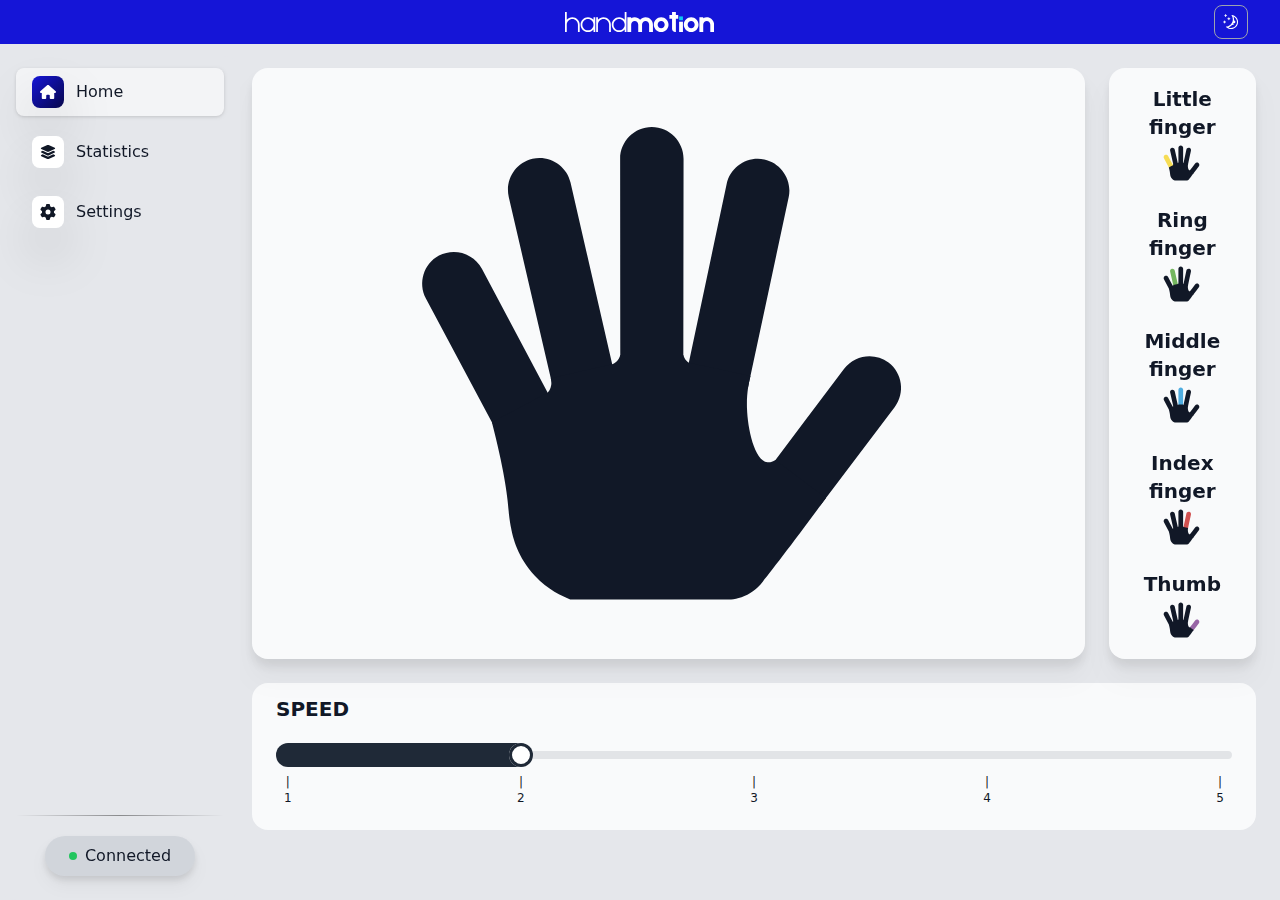
<file: pages/home.html>
<!DOCTYPE html>
<html lang="en" class="dark">
    <head>
        <meta charset="UTF-8">
        <meta name="viewport" content="width=device-width, initial-scale=1.0">
        <title>handmotion</title>
        <link rel="icon" href="/favicon.svg" sizes="any" type="image/svg+xml">

        <link href="static/daisyui.css" rel="stylesheet" type="text/css" />
        <script type="text/javascript" src="static/tailwind.js"></script>
        <script type="text/javascript" src="static/tailwind.config.js"></script>
        <script type="text/javascript" src="static/jquery.min.js"></script>

        <style>
            ::-webkit-scrollbar {width: 8px;}
            ::-webkit-scrollbar-track {background: transparent;}
            ::-webkit-scrollbar-thumb {background: #888; border-radius: 4px;}
            * {scrollbar-width: thin; scrollbar-color: #888 transparent;}
            * {-ms-overflow-style: none;}
            *::-webkit-scrollbar {width: 8px;}
            *::-webkit-scrollbar-thumb {background-color: #888; border-radius: 4px;}
            *::-webkit-scrollbar-track {background-color: transparent;}
        </style>
    </head>

    <body class="h-screen w-full bg-gray-200 dark:bg-gray-950">
        <div id="app" class="h-screen w-full">
            <header>
                <nav class="relative w-full bg-bluey-500 dark:bg-bluey-700">
                    <div class="py-2.5">
                        <div id="nav-content" class="flex items-center justify-around mx-auto w-full">
                            <div class="w-6 h-6"></div>

                            <!-- Expand Buttons -->
                            <div class="absolute left-0 items-center pl-2">
                                <button sidenav-trigger type="button" class="inline-flex items-center p-2 text-sm text-white rounded-lg lg:hidden hover:bg-gray-100 focus:outline-none hover:text-gray-900 focus:ring-2 focus:ring-gray-200 transition-all duration-200">
                                    <svg class="w-6 h-6" aria-hidden="true" fill="currentColor" viewBox="0 0 20 20" xmlns="http://www.w3.org/2000/svg"><path clip-rule="evenodd" fill-rule="evenodd" d="M2 4.75A.75.75 0 012.75 4h14.5a.75.75 0 010 1.5H2.75A.75.75 0 012 4.75zm0 10.5a.75.75 0 01.75-.75h7.5a.75.75 0 010 1.5h-7.5a.75.75 0 01-.75-.75zM2 10a.75.75 0 01.75-.75h14.5a.75.75 0 010 1.5H2.75A.75.75 0 012 10z"></path></svg>
                                </button>
                            </div>

                            <!-- Logo -->
                            <div class="absolute left-1/2 block" style="margin-left: -75px;">
                                <svg class="w-auto h-5" alt="handmotion Logo" width="507" height="68" viewBox="0 0 507 68" fill="none" xmlns="http://www.w3.org/2000/svg"><path fill-rule="evenodd" clip-rule="evenodd" d="M0 0H6V26.7512C10.5852 21.3947 17.3962 18 25 18C38.8071 18 50 29.1929 50 43V68H44V43H43.9999C43.9998 32.5067 35.4932 24.0002 24.9999 24.0002C14.5294 24.0002 6.03711 32.4696 6 42.9313V68H0V43V0Z" fill="white"></path><path fill-rule="evenodd" clip-rule="evenodd" d="M96.9998 59.249C92.4146 64.6054 85.6037 68 78 68C64.1929 68 53 56.8071 53 43C53 29.1929 64.1929 18 78 18C85.6037 18 92.4146 21.3946 96.9998 26.751V18.0001H103V42.9064C103 42.9376 103 42.9688 103 43C103 43.0312 103 43.0624 103 43.0936V68H96.9998V59.249ZM96.9998 43.0441C96.9762 53.5173 88.4787 62.0002 77.9999 62.0002C67.5065 62.0002 58.9999 53.4936 58.9999 43.0002C58.9999 32.5068 67.5065 24.0002 77.9999 24.0002C88.4787 24.0002 96.9762 32.4831 96.9998 42.9563V43.0441Z" fill="white"></path><path fill-rule="evenodd" clip-rule="evenodd" d="M106 18H112V26.7512C116.585 21.3947 123.396 18 131 18C144.807 18 156 29.1929 156 43V68H150V43H150C150 32.5067 141.493 24.0002 131 24.0002C120.529 24.0002 112.037 32.4696 112 42.9313V68H106V43V18Z" fill="white"></path><path fill-rule="evenodd" clip-rule="evenodd" d="M209 0H203V26.7512C198.415 21.3947 191.604 18 184 18C170.193 18 159 29.1929 159 43C159 56.8071 170.193 68 184 68C191.604 68 198.415 64.6053 203 59.2488V68H209V43V0ZM203 43.0002C203 53.4936 194.493 62.0002 184 62.0002C173.506 62.0002 165 53.4936 165 43.0002C165 32.5068 173.506 24.0002 184 24.0002C194.493 24.0002 203 32.5068 203 43.0002Z" fill="white"></path><path fill-rule="evenodd" clip-rule="evenodd" d="M212 18H225V21.0629C228.562 19.1103 232.651 18 237 18C244.332 18 250.927 21.1564 255.5 26.1846C260.073 21.1564 266.668 18 274 18C287.807 18 299 29.1929 299 43V68H286V64.9371V43C286 36.3726 280.627 31 274 31C267.373 31 262 36.3726 262 43V64.9371V68H249V64.9371V43C249 36.3726 243.627 31 237 31C230.373 31 225 36.3726 225 43V64.9371V68H212V43V18Z" fill="white"></path><path fill-rule="evenodd" clip-rule="evenodd" d="M327 68C340.807 68 352 56.8071 352 43C352 29.1929 340.807 18 327 18C313.193 18 302 29.1929 302 43C302 56.8071 313.193 68 327 68ZM327 55C333.627 55 339 49.6274 339 43C339 36.3726 333.627 31 327 31C320.373 31 315 36.3726 315 43C315 49.6274 320.373 55 327 55Z" fill="white"></path><path fill-rule="evenodd" clip-rule="evenodd" d="M364 0H377V10H385V23H377V47.2994V58V67.7006C376.199 67.8962 375.362 68 374.5 68C368.869 68 364.273 63.5668 364.012 58H364V57.5V23H355V10H364V0Z" fill="white"></path><rect x="388" y="33" width="13" height="35" fill="white"></rect><rect x="388" y="15" width="13" height="13" fill="#0CC6F2"></rect><path fill-rule="evenodd" clip-rule="evenodd" d="M429 68C442.807 68 454 56.8071 454 43C454 29.1929 442.807 18 429 18C415.193 18 404 29.1929 404 43C404 56.8071 415.193 68 429 68ZM429 55C435.627 55 441 49.6274 441 43C441 36.3726 435.627 31 429 31C422.373 31 417 36.3726 417 43C417 49.6274 422.373 55 429 55Z" fill="white"></path><path fill-rule="evenodd" clip-rule="evenodd" d="M457 18H470V21.0629C473.562 19.1103 477.651 18 482 18C495.807 18 507 29.1929 507 43V68H494V64.9371V43C494 36.3726 488.627 31 482 31C475.373 31 470 36.3726 470 43V64.9371V68H457V43V18Z" fill="white"></path></svg>
                            </div>

                            <!-- Theme Toggle -->
                            <div class="absolute right-0 items-center pr-4 sm:pr-8">
                                <div class="flex items-center">
                                    <button id="theme-toggle" class="text-white flex items-center p-2 border border-gray-400 dark:border-gray-600 rounded-lg hover:bg-gray-200 hover:text-gray-900 dark:hover:bg-gray-700 hover:text-gray-300 dark:hover:text-gray-400 focus:z-10 focus:ring-2 focus:ring-gray-400 dark:focus:ring-gray-600 dark:text-white">
                                        <svg id="moon" aria-hidden="true" class="fill-gray-50 w-4 h-4" fill="currentColor" viewBox="0 0 15 15" xmlns="http://www.w3.org/2000/svg"><path d="M2.89998 0.499976C2.89998 0.279062 2.72089 0.0999756 2.49998 0.0999756C2.27906 0.0999756 2.09998 0.279062 2.09998 0.499976V1.09998H1.49998C1.27906 1.09998 1.09998 1.27906 1.09998 1.49998C1.09998 1.72089 1.27906 1.89998 1.49998 1.89998H2.09998V2.49998C2.09998 2.72089 2.27906 2.89998 2.49998 2.89998C2.72089 2.89998 2.89998 2.72089 2.89998 2.49998V1.89998H3.49998C3.72089 1.89998 3.89998 1.72089 3.89998 1.49998C3.89998 1.27906 3.72089 1.09998 3.49998 1.09998H2.89998V0.499976ZM5.89998 3.49998C5.89998 3.27906 5.72089 3.09998 5.49998 3.09998C5.27906 3.09998 5.09998 3.27906 5.09998 3.49998V4.09998H4.49998C4.27906 4.09998 4.09998 4.27906 4.09998 4.49998C4.09998 4.72089 4.27906 4.89998 4.49998 4.89998H5.09998V5.49998C5.09998 5.72089 5.27906 5.89998 5.49998 5.89998C5.72089 5.89998 5.89998 5.72089 5.89998 5.49998V4.89998H6.49998C6.72089 4.89998 6.89998 4.72089 6.89998 4.49998C6.89998 4.27906 6.72089 4.09998 6.49998 4.09998H5.89998V3.49998ZM1.89998 6.49998C1.89998 6.27906 1.72089 6.09998 1.49998 6.09998C1.27906 6.09998 1.09998 6.27906 1.09998 6.49998V7.09998H0.499976C0.279062 7.09998 0.0999756 7.27906 0.0999756 7.49998C0.0999756 7.72089 0.279062 7.89998 0.499976 7.89998H1.09998V8.49998C1.09998 8.72089 1.27906 8.89997 1.49998 8.89997C1.72089 8.89997 1.89998 8.72089 1.89998 8.49998V7.89998H2.49998C2.72089 7.89998 2.89998 7.72089 2.89998 7.49998C2.89998 7.27906 2.72089 7.09998 2.49998 7.09998H1.89998V6.49998ZM8.54406 0.98184L8.24618 0.941586C8.03275 0.917676 7.90692 1.1655 8.02936 1.34194C8.17013 1.54479 8.29981 1.75592 8.41754 1.97445C8.91878 2.90485 9.20322 3.96932 9.20322 5.10022C9.20322 8.37201 6.82247 11.0878 3.69887 11.6097C3.45736 11.65 3.20988 11.6772 2.96008 11.6906C2.74563 11.702 2.62729 11.9535 2.77721 12.1072C2.84551 12.1773 2.91535 12.2458 2.98667 12.3128L3.05883 12.3795L3.31883 12.6045L3.50684 12.7532L3.62796 12.8433L3.81491 12.9742L3.99079 13.089C4.11175 13.1651 4.23536 13.2375 4.36157 13.3059L4.62496 13.4412L4.88553 13.5607L5.18837 13.6828L5.43169 13.7686C5.56564 13.8128 5.70149 13.8529 5.83857 13.8885C5.94262 13.9155 6.04767 13.9401 6.15405 13.9622C6.27993 13.9883 6.40713 14.0109 6.53544 14.0298L6.85241 14.0685L7.11934 14.0892C7.24637 14.0965 7.37436 14.1002 7.50322 14.1002C11.1483 14.1002 14.1032 11.1453 14.1032 7.50023C14.1032 7.25044 14.0893 7.00389 14.0623 6.76131L14.0255 6.48407C13.991 6.26083 13.9453 6.04129 13.8891 5.82642C13.8213 5.56709 13.7382 5.31398 13.6409 5.06881L13.5279 4.80132L13.4507 4.63542L13.3766 4.48666C13.2178 4.17773 13.0353 3.88295 12.8312 3.60423L12.6782 3.40352L12.4793 3.16432L12.3157 2.98361L12.1961 2.85951L12.0355 2.70246L11.8134 2.50184L11.4925 2.24191L11.2483 2.06498L10.9562 1.87446L10.6346 1.68894L10.3073 1.52378L10.1938 1.47176L9.95488 1.3706L9.67791 1.2669L9.42566 1.1846L9.10075 1.09489L8.83599 1.03486L8.54406 0.98184ZM10.4032 5.30023C10.4032 4.27588 10.2002 3.29829 9.83244 2.40604C11.7623 3.28995 13.1032 5.23862 13.1032 7.50023C13.1032 10.593 10.596 13.1002 7.50322 13.1002C6.63646 13.1002 5.81597 12.9036 5.08355 12.5522C6.5419 12.0941 7.81081 11.2082 8.74322 10.0416C8.87963 10.2284 9.10028 10.3497 9.34928 10.3497C9.76349 10.3497 10.0993 10.0139 10.0993 9.59971C10.0993 9.24256 9.84965 8.94373 9.51535 8.86816C9.57741 8.75165 9.63653 8.63334 9.6926 8.51332C9.88358 8.63163 10.1088 8.69993 10.35 8.69993C11.0403 8.69993 11.6 8.14028 11.6 7.44993C11.6 6.75976 11.0406 6.20024 10.3505 6.19993C10.3853 5.90487 10.4032 5.60464 10.4032 5.30023Z" fill="currentColor" fill-rule="evenodd" clip-rule="evenodd"></path></svg>
                                        <svg id="sun" aria-hidden="true" class="fill-gray-50 w-4 h-4" fill="currentColor" viewBox="0 0 15 15" xmlns="http://www.w3.org/2000/svg" style="display: none;"><path d="M7.5 0C7.77614 0 8 0.223858 8 0.5V2.5C8 2.77614 7.77614 3 7.5 3C7.22386 3 7 2.77614 7 2.5V0.5C7 0.223858 7.22386 0 7.5 0ZM2.1967 2.1967C2.39196 2.00144 2.70854 2.00144 2.90381 2.1967L4.31802 3.61091C4.51328 3.80617 4.51328 4.12276 4.31802 4.31802C4.12276 4.51328 3.80617 4.51328 3.61091 4.31802L2.1967 2.90381C2.00144 2.70854 2.00144 2.39196 2.1967 2.1967ZM0.5 7C0.223858 7 0 7.22386 0 7.5C0 7.77614 0.223858 8 0.5 8H2.5C2.77614 8 3 7.77614 3 7.5C3 7.22386 2.77614 7 2.5 7H0.5ZM2.1967 12.8033C2.00144 12.608 2.00144 12.2915 2.1967 12.0962L3.61091 10.682C3.80617 10.4867 4.12276 10.4867 4.31802 10.682C4.51328 10.8772 4.51328 11.1938 4.31802 11.3891L2.90381 12.8033C2.70854 12.9986 2.39196 12.9986 2.1967 12.8033ZM12.5 7C12.2239 7 12 7.22386 12 7.5C12 7.77614 12.2239 8 12.5 8H14.5C14.7761 8 15 7.77614 15 7.5C15 7.22386 14.7761 7 14.5 7H12.5ZM10.682 4.31802C10.4867 4.12276 10.4867 3.80617 10.682 3.61091L12.0962 2.1967C12.2915 2.00144 12.608 2.00144 12.8033 2.1967C12.9986 2.39196 12.9986 2.70854 12.8033 2.90381L11.3891 4.31802C11.1938 4.51328 10.8772 4.51328 10.682 4.31802ZM8 12.5C8 12.2239 7.77614 12 7.5 12C7.22386 12 7 12.2239 7 12.5V14.5C7 14.7761 7.22386 15 7.5 15C7.77614 15 8 14.7761 8 14.5V12.5ZM10.682 10.682C10.8772 10.4867 11.1938 10.4867 11.3891 10.682L12.8033 12.0962C12.9986 12.2915 12.9986 12.608 12.8033 12.8033C12.608 12.9986 12.2915 12.9986 12.0962 12.8033L10.682 11.3891C10.4867 11.1938 10.4867 10.8772 10.682 10.682ZM5.5 7.5C5.5 6.39543 6.39543 5.5 7.5 5.5C8.60457 5.5 9.5 6.39543 9.5 7.5C9.5 8.60457 8.60457 9.5 7.5 9.5C6.39543 9.5 5.5 8.60457 5.5 7.5ZM7.5 4.5C5.84315 4.5 4.5 5.84315 4.5 7.5C4.5 9.15685 5.84315 10.5 7.5 10.5C9.15685 10.5 10.5 9.15685 10.5 7.5C10.5 5.84315 9.15685 4.5 7.5 4.5Z" fill="currentColor" fill-rule="evenodd" clip-rule="evenodd"></path></svg>
                                    </button>
                                </div>
                            </div>
                        </div>
                    </div>
                </nav>
            </header>

            <main class="text-gray-900 dark:text-white flex overflow-hidden">
                <!-- SIDE BAR -->
                <aside class="h-full w-60 z-50 fixed top-0 left-0 pt-14 -translate-x-full overflow-y-auto transition-transform duration-200 lg:left-0 lg:translate-x-0 lg:bg-transparent ps">
                    <div class="bg-gray-200 rounded-2xl dark:bg-gray-950 w-full h-full flex flex-col pb-6">
                        <div class="items-center block w-full max-h-screen overflow-auto h-sidenav grow basis-full">
                            <div class="flex flex-col pl-0 mb-0">
                                <button class="mt-3 group py-2 drop-shadow my-0 mx-4 flex items-center whitespace-nowrap rounded-lg px-4 bg-gray-100 dark:bg-gray-700">
                                    <div class="text-white bg-gradient-to-tl from-bluey-950 to-bluey-500 drop-shadow-2xl mr-2 flex h-8 w-8 items-center justify-center rounded-lg bg-center bg-white dark:bg-gray-800 stroke-0 text-center xl:p-2">
                                        <svg xmlns="http://www.w3.org/2000/svg" fill="currentColor" height="1em" viewBox="0 0 576 512"><path d="M575.8 255.5c0 18-15 32.1-32 32.1h-32l.7 160.2c0 2.7-.2 5.4-.5 8.1V472c0 22.1-17.9 40-40 40H456c-1.1 0-2.2 0-3.3-.1c-1.4 .1-2.8 .1-4.2 .1H416 392c-22.1 0-40-17.9-40-40V448 384c0-17.7-14.3-32-32-32H256c-17.7 0-32 14.3-32 32v64 24c0 22.1-17.9 40-40 40H160 128.1c-1.5 0-3-.1-4.5-.2c-1.2 .1-2.4 .2-3.6 .2H104c-22.1 0-40-17.9-40-40V360c0-.9 0-1.9 .1-2.8V287.6H32c-18 0-32-14-32-32.1c0-9 3-17 10-24L266.4 8c7-7 15-8 22-8s15 2 21 7L564.8 231.5c8 7 12 15 11 24z"/></svg>
                                    </div>
                                    <span class="ml-1 duration-300 opacity-100 pointer-events-none ease-soft">Home</span>
                                </button>
    
                                <button class="mt-3 group py-2 drop-shadowsoft-xl my-0 mx-4 flex items-center whitespace-nowrap rounded-lg px-4 hover:bg-gray-300 dark:hover:bg-gray-800">
                                    <div class="drop-shadow-2xl mr-2 flex h-8 w-8 items-center justify-center rounded-lg bg-center bg-white dark:bg-gray-900 stroke-0 text-center xl:p-2">
                                        <svg xmlns="http://www.w3.org/2000/svg" fill="currentColor" height="1em" viewBox="0 0 576 512"><path d="M264.5 5.2c14.9-6.9 32.1-6.9 47 0l218.6 101c8.5 3.9 13.9 12.4 13.9 21.8s-5.4 17.9-13.9 21.8l-218.6 101c-14.9 6.9-32.1 6.9-47 0L45.9 149.8C37.4 145.8 32 137.3 32 128s5.4-17.9 13.9-21.8L264.5 5.2zM476.9 209.6l53.2 24.6c8.5 3.9 13.9 12.4 13.9 21.8s-5.4 17.9-13.9 21.8l-218.6 101c-14.9 6.9-32.1 6.9-47 0L45.9 277.8C37.4 273.8 32 265.3 32 256s5.4-17.9 13.9-21.8l53.2-24.6 152 70.2c23.4 10.8 50.4 10.8 73.8 0l152-70.2zm-152 198.2l152-70.2 53.2 24.6c8.5 3.9 13.9 12.4 13.9 21.8s-5.4 17.9-13.9 21.8l-218.6 101c-14.9 6.9-32.1 6.9-47 0L45.9 405.8C37.4 401.8 32 393.3 32 384s5.4-17.9 13.9-21.8l53.2-24.6 152 70.2c23.4 10.8 50.4 10.8 73.8 0z"/></svg>
                                    </div>
                                    <span class="ml-1 duration-300 opacity-100 pointer-events-none ease-soft">Statistics</span>
                                </button>

                                <button class="mt-3 group py-2 drop-shadowsoft-xl my-0 mx-4 flex items-center whitespace-nowrap rounded-lg px-4 hover:bg-gray-300 dark:hover:bg-gray-800">
                                    <div class="drop-shadow-2xl mr-2 flex h-8 w-8 items-center justify-center rounded-lg bg-center bg-white dark:bg-gray-900 stroke-0 text-center xl:p-2">
                                        <svg xmlns="http://www.w3.org/2000/svg" fill="currentColor" height="1em" viewBox="0 0 512 512"><path d="M495.9 166.6c3.2 8.7 .5 18.4-6.4 24.6l-43.3 39.4c1.1 8.3 1.7 16.8 1.7 25.4s-.6 17.1-1.7 25.4l43.3 39.4c6.9 6.2 9.6 15.9 6.4 24.6c-4.4 11.9-9.7 23.3-15.8 34.3l-4.7 8.1c-6.6 11-14 21.4-22.1 31.2c-5.9 7.2-15.7 9.6-24.5 6.8l-55.7-17.7c-13.4 10.3-28.2 18.9-44 25.4l-12.5 57.1c-2 9.1-9 16.3-18.2 17.8c-13.8 2.3-28 3.5-42.5 3.5s-28.7-1.2-42.5-3.5c-9.2-1.5-16.2-8.7-18.2-17.8l-12.5-57.1c-15.8-6.5-30.6-15.1-44-25.4L83.1 425.9c-8.8 2.8-18.6 .3-24.5-6.8c-8.1-9.8-15.5-20.2-22.1-31.2l-4.7-8.1c-6.1-11-11.4-22.4-15.8-34.3c-3.2-8.7-.5-18.4 6.4-24.6l43.3-39.4C64.6 273.1 64 264.6 64 256s.6-17.1 1.7-25.4L22.4 191.2c-6.9-6.2-9.6-15.9-6.4-24.6c4.4-11.9 9.7-23.3 15.8-34.3l4.7-8.1c6.6-11 14-21.4 22.1-31.2c5.9-7.2 15.7-9.6 24.5-6.8l55.7 17.7c13.4-10.3 28.2-18.9 44-25.4l12.5-57.1c2-9.1 9-16.3 18.2-17.8C227.3 1.2 241.5 0 256 0s28.7 1.2 42.5 3.5c9.2 1.5 16.2 8.7 18.2 17.8l12.5 57.1c15.8 6.5 30.6 15.1 44 25.4l55.7-17.7c8.8-2.8 18.6-.3 24.5 6.8c8.1 9.8 15.5 20.2 22.1 31.2l4.7 8.1c6.1 11 11.4 22.4 15.8 34.3zM256 336a80 80 0 1 0 0-160 80 80 0 1 0 0 160z"/></svg>
                                    </div>
                                    <span class="ml-1 duration-300 opacity-100 pointer-events-none ease-soft">Settings</span>
                                </button>
                            </div>
                        </div>

                        <div class="mx-4 flex flex-col items-center space-y-5">
                            <hr class="h-0.5 w-full mt-0 bg-gradient-to-r from-transparent via-black/40 to-transparent">
                            
                            <div class="flex items-center justify-center w-fit bg-gray-300 dark:bg-gray-900 rounded-full px-6 py-2 drop-shadow-lg">
                                <span class="w-2 h-2 bg-green-500 rounded-badge mr-2"></span>
                                <span>Connected</span>
                            </div>
                        </div>
                    </div>
                </aside>

                <!-- PAGE CONTENT -->
                <div class="h-full grow pl-6 lg:ml-60 lg:pl-3 pr-6 py-6 overflow-auto grid gap-6">
                    
                    
                    <div class="grid md:grid-cols-10 lg:grid-cols-12 gap-6">
                        <div class="grid justify-items-center bg-blue-500 xl:col-span-10 lg:col-span-9 md:col-span-7 border-black/12.5 dark:border-white/12.5 drop-shadow-xl relative break-words rounded-2xl border-0 border-solid bg-gray-50 dark:bg-gray-900 bg-clip-border">
                            <div class="w-full md:w-auto md:h-full">
                                <svg class="md:h-full" fill="currentColor" xmlns="http://www.w3.org/2000/svg" xmlns:xlink="http://www.w3.org/1999/xlink" x="0px" y="0px" viewBox="0 0 500 500">
                                    <path id="Little finger" d="M92.2,169.92c19.85,37.45,39.7,74.9,59.56,112.35c-15.56,8.67-31.13,17.33-46.69,26c-20.09-37.71-40.18-75.42-60.28-113.14c-6.9-13-1.9-29.37,11.07-36.29C68.86,151.9,85.27,156.9,92.2,169.92z"/>
                                    <path id="Ring finger" d="M167.25,97.05c12.48,54.35,24.95,108.69,37.43,163.04c-17.31,4.05-34.63,8.1-51.94,12.15c-12.6-54.37-25.2-108.74-37.8-163.11c-3.3-14.35,5.77-28.87,20.09-32.19C149.36,73.61,163.92,82.68,167.25,97.05z"/>
                                    <path id="Middle finger" d="M262.96,76.84c-0.07,58.72-0.13,117.44-0.2,176.16c-17.79,0-35.58,0-53.37,0c-0.04-58.72-0.09-117.44-0.13-176.16c0.01-14.72,12.11-26.83,26.81-26.85C250.8,49.97,262.95,62.09,262.96,76.84z"/>
                                    <path id="Index finger" d="M352.01,109.25c-11.48,53.7-22.97,107.4-34.45,161.1c-17.39-3.72-34.78-7.44-52.17-11.16c11.37-53.7,22.73-107.4,34.1-161.1c3.07-14.4,17.42-23.72,31.81-20.69C345.71,80.45,355.07,94.82,352.01,109.25z"/>
                                    <path id="Thumb" d="M441.81,287c-21.02,27.83-42.05,55.66-63.07,83.48c-14.23-10.73-28.47-21.46-42.7-32.19c20.96-27.87,41.93-55.74,62.89-83.61c8.87-11.75,25.82-14.14,37.57-5.3C448.28,258.23,450.68,275.22,441.81,287z"/>
                                    <path d="M117,390c1.34,7.32,5.5,24.48,20,40c11.05,11.83,23.18,17.44,30,20c43.33,0,86.67,0,130,0c3.51,0.26,11.45,0.37,20-4c6.99-3.57,11.08-8.58,13-11c8.61-10.82,28.19-36.33,53.56-70.89c-14.24-10.73-28.48-21.46-42.72-32.19c-2.72,1.76-4.97,2.14-6.8,1.88c-11.18-1.6-16.82-28.56-17.38-46.01c-0.38-11.83,1.52-21.37,2.96-27.04c-17.4-3.7-34.8-7.4-52.21-11.1c-0.56-0.38-1.16-0.87-1.75-1.48c-1.78-1.84-2.55-3.9-2.9-5.17c-17.78,0-35.57,0-53.35,0c-0.35,1.32-1.48,4.79-4.78,6.8c-0.72,0.44-1.43,0.74-2.1,0.95c-17.33,4-34.67,8-52,12c0.36,1.23,1.05,4.27-0.12,7.76c-0.69,2.06-1.77,3.53-2.55,4.4c-15.73,8.36-31.46,16.73-47.19,25.09c9.83,37.89,13.17,61.08,14.25,75.65C115.09,377.87,115.73,383.05,117,390z"/>
                                </svg>
                            </div>
                        </div>
                        
                        <div class="grid grid-cols-3 gap-3 md:grid-cols-1 xl:col-span-2 lg:col-span-3 md:col-span-3 p-3 border-black/12.5 dark:border-white/12.5 drop-shadow-xl relative break-words rounded-2xl border-0 border-solid bg-gray-50 dark:bg-gray-900 bg-clip-border">
                            <button class="hover:bg-gray-300 dark:hover:bg-gray-800 flex flex-col justify-center items-center rounded-lg">
                                <div class="font-semibold text-xl">Little finger</div>
                                <div class="w-11 h-auto">
                                    <svg fill="currentColor" xmlns="http://www.w3.org/2000/svg" xmlns:xlink="http://www.w3.org/1999/xlink" x="0px" y="0px" viewBox="0 0 500 500">
                                        <path style="fill: #f6dc54;" id="Little finger" d="M92.2,169.92c19.85,37.45,39.7,74.9,59.56,112.35c-15.56,8.67-31.13,17.33-46.69,26c-20.09-37.71-40.18-75.42-60.28-113.14c-6.9-13-1.9-29.37,11.07-36.29C68.86,151.9,85.27,156.9,92.2,169.92z"/>
                                        <path id="Ring finger" d="M167.25,97.05c12.48,54.35,24.95,108.69,37.43,163.04c-17.31,4.05-34.63,8.1-51.94,12.15c-12.6-54.37-25.2-108.74-37.8-163.11c-3.3-14.35,5.77-28.87,20.09-32.19C149.36,73.61,163.92,82.68,167.25,97.05z"/>
                                        <path id="Middle finger" d="M262.96,76.84c-0.07,58.72-0.13,117.44-0.2,176.16c-17.79,0-35.58,0-53.37,0c-0.04-58.72-0.09-117.44-0.13-176.16c0.01-14.72,12.11-26.83,26.81-26.85C250.8,49.97,262.95,62.09,262.96,76.84z"/>
                                        <path id="Index finger" d="M352.01,109.25c-11.48,53.7-22.97,107.4-34.45,161.1c-17.39-3.72-34.78-7.44-52.17-11.16c11.37-53.7,22.73-107.4,34.1-161.1c3.07-14.4,17.42-23.72,31.81-20.69C345.71,80.45,355.07,94.82,352.01,109.25z"/>
                                        <path id="Thumb" d="M441.81,287c-21.02,27.83-42.05,55.66-63.07,83.48c-14.23-10.73-28.47-21.46-42.7-32.19c20.96-27.87,41.93-55.74,62.89-83.61c8.87-11.75,25.82-14.14,37.57-5.3C448.28,258.23,450.68,275.22,441.81,287z"/>
                                        <path d="M117,390c1.34,7.32,5.5,24.48,20,40c11.05,11.83,23.18,17.44,30,20c43.33,0,86.67,0,130,0c3.51,0.26,11.45,0.37,20-4c6.99-3.57,11.08-8.58,13-11c8.61-10.82,28.19-36.33,53.56-70.89c-14.24-10.73-28.48-21.46-42.72-32.19c-2.72,1.76-4.97,2.14-6.8,1.88c-11.18-1.6-16.82-28.56-17.38-46.01c-0.38-11.83,1.52-21.37,2.96-27.04c-17.4-3.7-34.8-7.4-52.21-11.1c-0.56-0.38-1.16-0.87-1.75-1.48c-1.78-1.84-2.55-3.9-2.9-5.17c-17.78,0-35.57,0-53.35,0c-0.35,1.32-1.48,4.79-4.78,6.8c-0.72,0.44-1.43,0.74-2.1,0.95c-17.33,4-34.67,8-52,12c0.36,1.23,1.05,4.27-0.12,7.76c-0.69,2.06-1.77,3.53-2.55,4.4c-15.73,8.36-31.46,16.73-47.19,25.09c9.83,37.89,13.17,61.08,14.25,75.65C115.09,377.87,115.73,383.05,117,390z"/>
                                    </svg>
                                </div>
                            </button>

                            <button class="hover:bg-gray-300 dark:hover:bg-gray-800 flex flex-col justify-center items-center rounded-lg">
                                <div class="font-semibold text-xl">Ring finger</div>
                                <div class="w-11 h-auto">
                                    <svg fill="currentColor" xmlns="http://www.w3.org/2000/svg" xmlns:xlink="http://www.w3.org/1999/xlink" x="0px" y="0px" viewBox="0 0 500 500">
                                        <path id="Little finger" d="M92.2,169.92c19.85,37.45,39.7,74.9,59.56,112.35c-15.56,8.67-31.13,17.33-46.69,26c-20.09-37.71-40.18-75.42-60.28-113.14c-6.9-13-1.9-29.37,11.07-36.29C68.86,151.9,85.27,156.9,92.2,169.92z"/>
                                        <path style="fill: #74b65f;" id="Ring finger" d="M167.25,97.05c12.48,54.35,24.95,108.69,37.43,163.04c-17.31,4.05-34.63,8.1-51.94,12.15c-12.6-54.37-25.2-108.74-37.8-163.11c-3.3-14.35,5.77-28.87,20.09-32.19C149.36,73.61,163.92,82.68,167.25,97.05z"/>
                                        <path id="Middle finger" d="M262.96,76.84c-0.07,58.72-0.13,117.44-0.2,176.16c-17.79,0-35.58,0-53.37,0c-0.04-58.72-0.09-117.44-0.13-176.16c0.01-14.72,12.11-26.83,26.81-26.85C250.8,49.97,262.95,62.09,262.96,76.84z"/>
                                        <path id="Index finger" d="M352.01,109.25c-11.48,53.7-22.97,107.4-34.45,161.1c-17.39-3.72-34.78-7.44-52.17-11.16c11.37-53.7,22.73-107.4,34.1-161.1c3.07-14.4,17.42-23.72,31.81-20.69C345.71,80.45,355.07,94.82,352.01,109.25z"/>
                                        <path id="Thumb" d="M441.81,287c-21.02,27.83-42.05,55.66-63.07,83.48c-14.23-10.73-28.47-21.46-42.7-32.19c20.96-27.87,41.93-55.74,62.89-83.61c8.87-11.75,25.82-14.14,37.57-5.3C448.28,258.23,450.68,275.22,441.81,287z"/>
                                        <path d="M117,390c1.34,7.32,5.5,24.48,20,40c11.05,11.83,23.18,17.44,30,20c43.33,0,86.67,0,130,0c3.51,0.26,11.45,0.37,20-4c6.99-3.57,11.08-8.58,13-11c8.61-10.82,28.19-36.33,53.56-70.89c-14.24-10.73-28.48-21.46-42.72-32.19c-2.72,1.76-4.97,2.14-6.8,1.88c-11.18-1.6-16.82-28.56-17.38-46.01c-0.38-11.83,1.52-21.37,2.96-27.04c-17.4-3.7-34.8-7.4-52.21-11.1c-0.56-0.38-1.16-0.87-1.75-1.48c-1.78-1.84-2.55-3.9-2.9-5.17c-17.78,0-35.57,0-53.35,0c-0.35,1.32-1.48,4.79-4.78,6.8c-0.72,0.44-1.43,0.74-2.1,0.95c-17.33,4-34.67,8-52,12c0.36,1.23,1.05,4.27-0.12,7.76c-0.69,2.06-1.77,3.53-2.55,4.4c-15.73,8.36-31.46,16.73-47.19,25.09c9.83,37.89,13.17,61.08,14.25,75.65C115.09,377.87,115.73,383.05,117,390z"/>
                                    </svg>
                                </div>
                            </button>

                            <button class="hover:bg-gray-300 dark:hover:bg-gray-800 flex flex-col justify-center items-center rounded-lg">
                                <div class="font-semibold text-xl">Middle finger</div>
                                <div class="w-11 h-auto">
                                    <svg fill="currentColor" xmlns="http://www.w3.org/2000/svg" xmlns:xlink="http://www.w3.org/1999/xlink" x="0px" y="0px" viewBox="0 0 500 500">
                                        <path id="Little finger" d="M92.2,169.92c19.85,37.45,39.7,74.9,59.56,112.35c-15.56,8.67-31.13,17.33-46.69,26c-20.09-37.71-40.18-75.42-60.28-113.14c-6.9-13-1.9-29.37,11.07-36.29C68.86,151.9,85.27,156.9,92.2,169.92z"/>
                                        <path id="Ring finger" d="M167.25,97.05c12.48,54.35,24.95,108.69,37.43,163.04c-17.31,4.05-34.63,8.1-51.94,12.15c-12.6-54.37-25.2-108.74-37.8-163.11c-3.3-14.35,5.77-28.87,20.09-32.19C149.36,73.61,163.92,82.68,167.25,97.05z"/>
                                        <path style="fill: #4fade0;" id="Middle finger" d="M262.96,76.84c-0.07,58.72-0.13,117.44-0.2,176.16c-17.79,0-35.58,0-53.37,0c-0.04-58.72-0.09-117.44-0.13-176.16c0.01-14.72,12.11-26.83,26.81-26.85C250.8,49.97,262.95,62.09,262.96,76.84z"/>
                                        <path id="Index finger" d="M352.01,109.25c-11.48,53.7-22.97,107.4-34.45,161.1c-17.39-3.72-34.78-7.44-52.17-11.16c11.37-53.7,22.73-107.4,34.1-161.1c3.07-14.4,17.42-23.72,31.81-20.69C345.71,80.45,355.07,94.82,352.01,109.25z"/>
                                        <path id="Thumb" d="M441.81,287c-21.02,27.83-42.05,55.66-63.07,83.48c-14.23-10.73-28.47-21.46-42.7-32.19c20.96-27.87,41.93-55.74,62.89-83.61c8.87-11.75,25.82-14.14,37.57-5.3C448.28,258.23,450.68,275.22,441.81,287z"/>
                                        <path d="M117,390c1.34,7.32,5.5,24.48,20,40c11.05,11.83,23.18,17.44,30,20c43.33,0,86.67,0,130,0c3.51,0.26,11.45,0.37,20-4c6.99-3.57,11.08-8.58,13-11c8.61-10.82,28.19-36.33,53.56-70.89c-14.24-10.73-28.48-21.46-42.72-32.19c-2.72,1.76-4.97,2.14-6.8,1.88c-11.18-1.6-16.82-28.56-17.38-46.01c-0.38-11.83,1.52-21.37,2.96-27.04c-17.4-3.7-34.8-7.4-52.21-11.1c-0.56-0.38-1.16-0.87-1.75-1.48c-1.78-1.84-2.55-3.9-2.9-5.17c-17.78,0-35.57,0-53.35,0c-0.35,1.32-1.48,4.79-4.78,6.8c-0.72,0.44-1.43,0.74-2.1,0.95c-17.33,4-34.67,8-52,12c0.36,1.23,1.05,4.27-0.12,7.76c-0.69,2.06-1.77,3.53-2.55,4.4c-15.73,8.36-31.46,16.73-47.19,25.09c9.83,37.89,13.17,61.08,14.25,75.65C115.09,377.87,115.73,383.05,117,390z"/>
                                    </svg>
                                </div>
                            </button>

                            <button class="hover:bg-gray-300 dark:hover:bg-gray-800 flex flex-col justify-center items-center rounded-lg">
                                <div class="font-semibold text-xl">Index finger</div>
                                <div class="w-11 h-auto">
                                    <svg fill="currentColor" xmlns="http://www.w3.org/2000/svg" xmlns:xlink="http://www.w3.org/1999/xlink" x="0px" y="0px" viewBox="0 0 500 500">
                                        <path id="Little finger" d="M92.2,169.92c19.85,37.45,39.7,74.9,59.56,112.35c-15.56,8.67-31.13,17.33-46.69,26c-20.09-37.71-40.18-75.42-60.28-113.14c-6.9-13-1.9-29.37,11.07-36.29C68.86,151.9,85.27,156.9,92.2,169.92z"/>
                                        <path id="Ring finger" d="M167.25,97.05c12.48,54.35,24.95,108.69,37.43,163.04c-17.31,4.05-34.63,8.1-51.94,12.15c-12.6-54.37-25.2-108.74-37.8-163.11c-3.3-14.35,5.77-28.87,20.09-32.19C149.36,73.61,163.92,82.68,167.25,97.05z"/>
                                        <path id="Middle finger" d="M262.96,76.84c-0.07,58.72-0.13,117.44-0.2,176.16c-17.79,0-35.58,0-53.37,0c-0.04-58.72-0.09-117.44-0.13-176.16c0.01-14.72,12.11-26.83,26.81-26.85C250.8,49.97,262.95,62.09,262.96,76.84z"/>
                                        <path style="fill: #d15150;" id="Index finger" d="M352.01,109.25c-11.48,53.7-22.97,107.4-34.45,161.1c-17.39-3.72-34.78-7.44-52.17-11.16c11.37-53.7,22.73-107.4,34.1-161.1c3.07-14.4,17.42-23.72,31.81-20.69C345.71,80.45,355.07,94.82,352.01,109.25z"/>
                                        <path id="Thumb" d="M441.81,287c-21.02,27.83-42.05,55.66-63.07,83.48c-14.23-10.73-28.47-21.46-42.7-32.19c20.96-27.87,41.93-55.74,62.89-83.61c8.87-11.75,25.82-14.14,37.57-5.3C448.28,258.23,450.68,275.22,441.81,287z"/>
                                        <path d="M117,390c1.34,7.32,5.5,24.48,20,40c11.05,11.83,23.18,17.44,30,20c43.33,0,86.67,0,130,0c3.51,0.26,11.45,0.37,20-4c6.99-3.57,11.08-8.58,13-11c8.61-10.82,28.19-36.33,53.56-70.89c-14.24-10.73-28.48-21.46-42.72-32.19c-2.72,1.76-4.97,2.14-6.8,1.88c-11.18-1.6-16.82-28.56-17.38-46.01c-0.38-11.83,1.52-21.37,2.96-27.04c-17.4-3.7-34.8-7.4-52.21-11.1c-0.56-0.38-1.16-0.87-1.75-1.48c-1.78-1.84-2.55-3.9-2.9-5.17c-17.78,0-35.57,0-53.35,0c-0.35,1.32-1.48,4.79-4.78,6.8c-0.72,0.44-1.43,0.74-2.1,0.95c-17.33,4-34.67,8-52,12c0.36,1.23,1.05,4.27-0.12,7.76c-0.69,2.06-1.77,3.53-2.55,4.4c-15.73,8.36-31.46,16.73-47.19,25.09c9.83,37.89,13.17,61.08,14.25,75.65C115.09,377.87,115.73,383.05,117,390z"/>
                                    </svg>
                                </div>
                            </button>
                            
                            <button class="hover:bg-gray-300 dark:hover:bg-gray-800 flex flex-col justify-center items-center rounded-lg">
                                <div class="font-semibold text-xl">Thumb</div>
                                <div class="w-11 h-auto">
                                    <svg fill="currentColor" xmlns="http://www.w3.org/2000/svg" xmlns:xlink="http://www.w3.org/1999/xlink" x="0px" y="0px" viewBox="0 0 500 500">
                                        <path id="Little finger" d="M92.2,169.92c19.85,37.45,39.7,74.9,59.56,112.35c-15.56,8.67-31.13,17.33-46.69,26c-20.09-37.71-40.18-75.42-60.28-113.14c-6.9-13-1.9-29.37,11.07-36.29C68.86,151.9,85.27,156.9,92.2,169.92z"/>
                                        <path id="Ring finger" d="M167.25,97.05c12.48,54.35,24.95,108.69,37.43,163.04c-17.31,4.05-34.63,8.1-51.94,12.15c-12.6-54.37-25.2-108.74-37.8-163.11c-3.3-14.35,5.77-28.87,20.09-32.19C149.36,73.61,163.92,82.68,167.25,97.05z"/>
                                        <path id="Middle finger" d="M262.96,76.84c-0.07,58.72-0.13,117.44-0.2,176.16c-17.79,0-35.58,0-53.37,0c-0.04-58.72-0.09-117.44-0.13-176.16c0.01-14.72,12.11-26.83,26.81-26.85C250.8,49.97,262.95,62.09,262.96,76.84z"/>
                                        <path id="Index finger" d="M352.01,109.25c-11.48,53.7-22.97,107.4-34.45,161.1c-17.39-3.72-34.78-7.44-52.17-11.16c11.37-53.7,22.73-107.4,34.1-161.1c3.07-14.4,17.42-23.72,31.81-20.69C345.71,80.45,355.07,94.82,352.01,109.25z"/>
                                        <path style="fill: #9865a6;" id="Thumb" d="M441.81,287c-21.02,27.83-42.05,55.66-63.07,83.48c-14.23-10.73-28.47-21.46-42.7-32.19c20.96-27.87,41.93-55.74,62.89-83.61c8.87-11.75,25.82-14.14,37.57-5.3C448.28,258.23,450.68,275.22,441.81,287z"/>
                                        <path d="M117,390c1.34,7.32,5.5,24.48,20,40c11.05,11.83,23.18,17.44,30,20c43.33,0,86.67,0,130,0c3.51,0.26,11.45,0.37,20-4c6.99-3.57,11.08-8.58,13-11c8.61-10.82,28.19-36.33,53.56-70.89c-14.24-10.73-28.48-21.46-42.72-32.19c-2.72,1.76-4.97,2.14-6.8,1.88c-11.18-1.6-16.82-28.56-17.38-46.01c-0.38-11.83,1.52-21.37,2.96-27.04c-17.4-3.7-34.8-7.4-52.21-11.1c-0.56-0.38-1.16-0.87-1.75-1.48c-1.78-1.84-2.55-3.9-2.9-5.17c-17.78,0-35.57,0-53.35,0c-0.35,1.32-1.48,4.79-4.78,6.8c-0.72,0.44-1.43,0.74-2.1,0.95c-17.33,4-34.67,8-52,12c0.36,1.23,1.05,4.27-0.12,7.76c-0.69,2.06-1.77,3.53-2.55,4.4c-15.73,8.36-31.46,16.73-47.19,25.09c9.83,37.89,13.17,61.08,14.25,75.65C115.09,377.87,115.73,383.05,117,390z"/>
                                    </svg>
                                </div>
                            </button>
                        </div>
                    </div>

                    <div class="w-full h-min rounded-2xl border-0 border-solid bg-gray-50 dark:bg-gray-900 bg-clip-border pb-6 px-6 pt-3">
                        <label class="font-semibold text-xl">SPEED</label>
                        <div class="mt-5">
                            <input type="range" min="0" max="100" value="25" class="range" step="25" />
                            <div class="w-full flex justify-between text-xs px-2">
                                <div class="flex flex-col justify-center items-center">
                                    <div>|</div>
                                    <div>1</div>
                                </div>
                                <div class="flex flex-col justify-center items-center">
                                    <div>|</div>
                                    <div>2</div>
                                </div>
                                <div class="flex flex-col justify-center items-center">
                                    <div>|</div>
                                    <div>3</div>
                                </div>
                                <div class="flex flex-col justify-center items-center">
                                    <div>|</div>
                                    <div>4</div>
                                </div>
                                <div class="flex flex-col justify-center items-center">
                                    <div>|</div>
                                    <div>5</div>
                                </div>
                            </div>
                        </div>
                    </div>
                </div>
    
            </main>
        </div>

        <script src="static/themeToggle.js"></script>
        <script>
            window.addEventListener('load', function() {
                const main = $('main');
                const header = $('header');
                main.css({
                    'min-height': `calc(100vh - ${header.outerHeight()}px)`,
                    'height': `calc(100vh - ${header.outerHeight()}px)`,
                    'max-height': `calc(100vh - ${header.outerHeight()}px)`
                });

                const sidenav = $('aside');
                const sidenav_trigger = $('[sidenav-trigger]');

                sidenav_trigger.click(function() {
                    sidenav.toggleClass('translate-x-0');
                    sidenav.toggleClass('drop-shadow-xl');
                    sidenav_trigger.toggleClass('hidden');
                });

                $(document).on('mousedown', function (e) {
                    if (!sidenav.is(e.target) && sidenav.has(e.target).length === 0) {
                        if ($(sidenav).hasClass("translate-x-0")) {
                            $(sidenav_trigger).click();
                        }
                    }
                });
            })

        </script>
    </body>
</html>
</file>
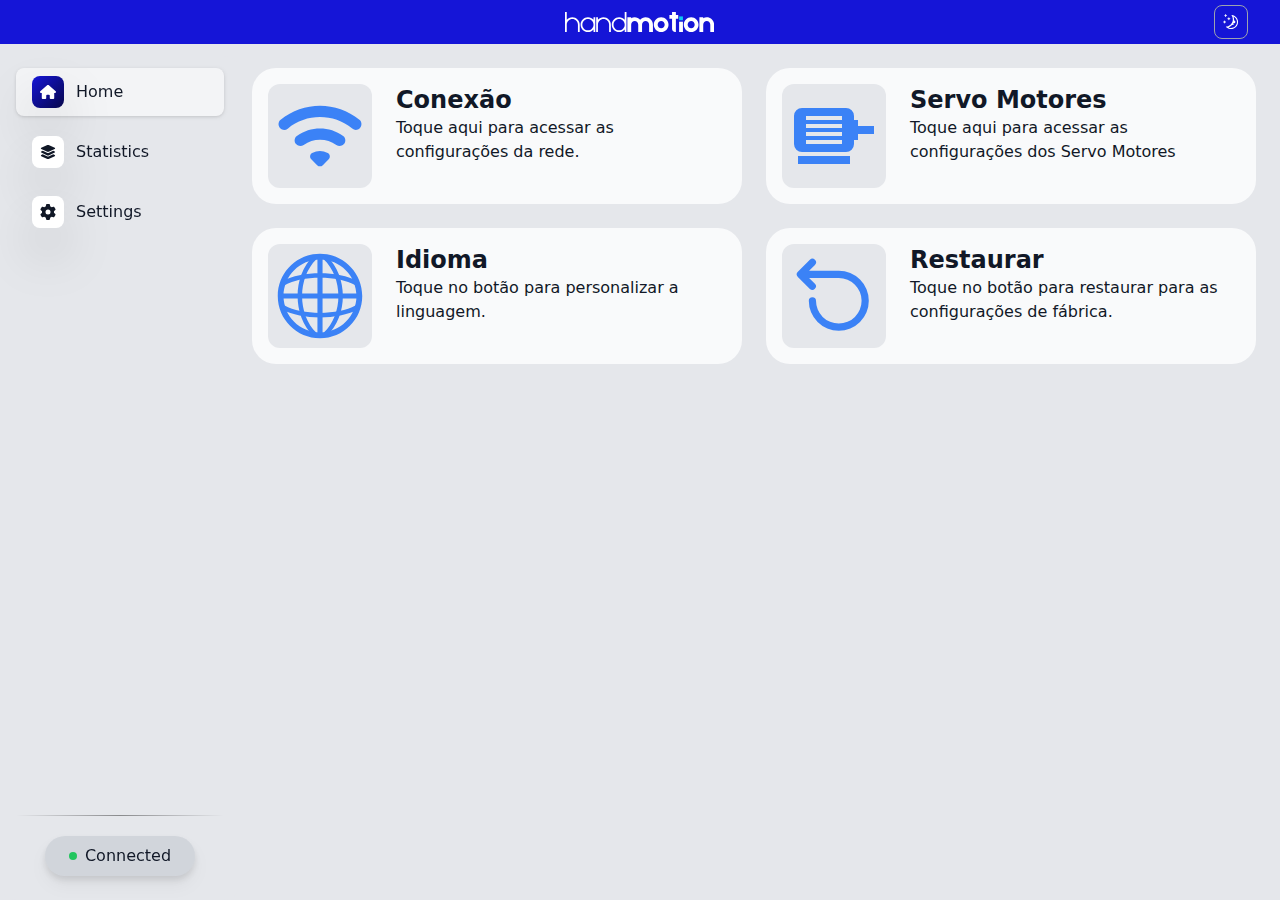
<file: pages/settings.html>
<!DOCTYPE html>
<html lang="en" class="dark">
    <head>
        <meta charset="UTF-8">
        <meta name="viewport" content="width=device-width, initial-scale=1.0">
        <title>handmotion</title>
        <link rel="icon" href="/favicon.svg" sizes="any" type="image/svg+xml">

        <link href="static/daisyui.css" rel="stylesheet" type="text/css" />
        <script type="text/javascript" src="static/tailwind.js"></script>
        <script type="text/javascript" src="static/tailwind.config.js"></script>
        <script type="text/javascript" src="static/jquery.min.js"></script>

        <style>
            ::-webkit-scrollbar {width: 8px;}
            ::-webkit-scrollbar-track {background: transparent;}
            ::-webkit-scrollbar-thumb {background: #888; border-radius: 4px;}
            * {scrollbar-width: thin; scrollbar-color: #888 transparent;}
            * {-ms-overflow-style: none;}
            *::-webkit-scrollbar {width: 8px;}
            *::-webkit-scrollbar-thumb {background-color: #888; border-radius: 4px;}
            *::-webkit-scrollbar-track {background-color: transparent;}
        </style>
    </head>

    <body class="h-screen w-full bg-gray-200 dark:bg-gray-950">
        <div id="app" class="h-screen w-full">
            <header>
                <nav class="relative w-full bg-bluey-500 dark:bg-bluey-700">
                    <div class="py-2.5">
                        <div id="nav-content" class="flex items-center justify-around mx-auto w-full">
                            <div class="w-6 h-6"></div>

                            <!-- Expand Buttons -->
                            <div class="absolute left-0 items-center pl-2">
                                <button sidenav-trigger type="button" class="inline-flex items-center p-2 text-sm text-white rounded-lg lg:hidden hover:bg-gray-100 focus:outline-none hover:text-gray-900 focus:ring-2 focus:ring-gray-200 transition-all duration-200">
                                    <svg class="w-6 h-6" aria-hidden="true" fill="currentColor" viewBox="0 0 20 20" xmlns="http://www.w3.org/2000/svg"><path clip-rule="evenodd" fill-rule="evenodd" d="M2 4.75A.75.75 0 012.75 4h14.5a.75.75 0 010 1.5H2.75A.75.75 0 012 4.75zm0 10.5a.75.75 0 01.75-.75h7.5a.75.75 0 010 1.5h-7.5a.75.75 0 01-.75-.75zM2 10a.75.75 0 01.75-.75h14.5a.75.75 0 010 1.5H2.75A.75.75 0 012 10z"></path></svg>
                                </button>
                            </div>

                            <!-- Logo -->
                            <div class="absolute left-1/2 block" style="margin-left: -75px;">
                                <svg class="w-auto h-5" alt="handmotion Logo" width="507" height="68" viewBox="0 0 507 68" fill="none" xmlns="http://www.w3.org/2000/svg"><path fill-rule="evenodd" clip-rule="evenodd" d="M0 0H6V26.7512C10.5852 21.3947 17.3962 18 25 18C38.8071 18 50 29.1929 50 43V68H44V43H43.9999C43.9998 32.5067 35.4932 24.0002 24.9999 24.0002C14.5294 24.0002 6.03711 32.4696 6 42.9313V68H0V43V0Z" fill="white"></path><path fill-rule="evenodd" clip-rule="evenodd" d="M96.9998 59.249C92.4146 64.6054 85.6037 68 78 68C64.1929 68 53 56.8071 53 43C53 29.1929 64.1929 18 78 18C85.6037 18 92.4146 21.3946 96.9998 26.751V18.0001H103V42.9064C103 42.9376 103 42.9688 103 43C103 43.0312 103 43.0624 103 43.0936V68H96.9998V59.249ZM96.9998 43.0441C96.9762 53.5173 88.4787 62.0002 77.9999 62.0002C67.5065 62.0002 58.9999 53.4936 58.9999 43.0002C58.9999 32.5068 67.5065 24.0002 77.9999 24.0002C88.4787 24.0002 96.9762 32.4831 96.9998 42.9563V43.0441Z" fill="white"></path><path fill-rule="evenodd" clip-rule="evenodd" d="M106 18H112V26.7512C116.585 21.3947 123.396 18 131 18C144.807 18 156 29.1929 156 43V68H150V43H150C150 32.5067 141.493 24.0002 131 24.0002C120.529 24.0002 112.037 32.4696 112 42.9313V68H106V43V18Z" fill="white"></path><path fill-rule="evenodd" clip-rule="evenodd" d="M209 0H203V26.7512C198.415 21.3947 191.604 18 184 18C170.193 18 159 29.1929 159 43C159 56.8071 170.193 68 184 68C191.604 68 198.415 64.6053 203 59.2488V68H209V43V0ZM203 43.0002C203 53.4936 194.493 62.0002 184 62.0002C173.506 62.0002 165 53.4936 165 43.0002C165 32.5068 173.506 24.0002 184 24.0002C194.493 24.0002 203 32.5068 203 43.0002Z" fill="white"></path><path fill-rule="evenodd" clip-rule="evenodd" d="M212 18H225V21.0629C228.562 19.1103 232.651 18 237 18C244.332 18 250.927 21.1564 255.5 26.1846C260.073 21.1564 266.668 18 274 18C287.807 18 299 29.1929 299 43V68H286V64.9371V43C286 36.3726 280.627 31 274 31C267.373 31 262 36.3726 262 43V64.9371V68H249V64.9371V43C249 36.3726 243.627 31 237 31C230.373 31 225 36.3726 225 43V64.9371V68H212V43V18Z" fill="white"></path><path fill-rule="evenodd" clip-rule="evenodd" d="M327 68C340.807 68 352 56.8071 352 43C352 29.1929 340.807 18 327 18C313.193 18 302 29.1929 302 43C302 56.8071 313.193 68 327 68ZM327 55C333.627 55 339 49.6274 339 43C339 36.3726 333.627 31 327 31C320.373 31 315 36.3726 315 43C315 49.6274 320.373 55 327 55Z" fill="white"></path><path fill-rule="evenodd" clip-rule="evenodd" d="M364 0H377V10H385V23H377V47.2994V58V67.7006C376.199 67.8962 375.362 68 374.5 68C368.869 68 364.273 63.5668 364.012 58H364V57.5V23H355V10H364V0Z" fill="white"></path><rect x="388" y="33" width="13" height="35" fill="white"></rect><rect x="388" y="15" width="13" height="13" fill="#0CC6F2"></rect><path fill-rule="evenodd" clip-rule="evenodd" d="M429 68C442.807 68 454 56.8071 454 43C454 29.1929 442.807 18 429 18C415.193 18 404 29.1929 404 43C404 56.8071 415.193 68 429 68ZM429 55C435.627 55 441 49.6274 441 43C441 36.3726 435.627 31 429 31C422.373 31 417 36.3726 417 43C417 49.6274 422.373 55 429 55Z" fill="white"></path><path fill-rule="evenodd" clip-rule="evenodd" d="M457 18H470V21.0629C473.562 19.1103 477.651 18 482 18C495.807 18 507 29.1929 507 43V68H494V64.9371V43C494 36.3726 488.627 31 482 31C475.373 31 470 36.3726 470 43V64.9371V68H457V43V18Z" fill="white"></path></svg>
                            </div>

                            <!-- Theme Toggle -->
                            <div class="absolute right-0 items-center pr-4 sm:pr-8">
                                <div class="flex items-center">
                                    <button id="theme-toggle" class="text-white flex items-center p-2 border border-gray-400 dark:border-gray-600 rounded-lg hover:bg-gray-200 hover:text-gray-900 dark:hover:bg-gray-700 hover:text-gray-300 dark:hover:text-gray-400 focus:z-10 focus:ring-2 focus:ring-gray-400 dark:focus:ring-gray-600 dark:text-white">
                                        <svg id="moon" aria-hidden="true" class="fill-gray-50 w-4 h-4" fill="currentColor" viewBox="0 0 15 15" xmlns="http://www.w3.org/2000/svg"><path d="M2.89998 0.499976C2.89998 0.279062 2.72089 0.0999756 2.49998 0.0999756C2.27906 0.0999756 2.09998 0.279062 2.09998 0.499976V1.09998H1.49998C1.27906 1.09998 1.09998 1.27906 1.09998 1.49998C1.09998 1.72089 1.27906 1.89998 1.49998 1.89998H2.09998V2.49998C2.09998 2.72089 2.27906 2.89998 2.49998 2.89998C2.72089 2.89998 2.89998 2.72089 2.89998 2.49998V1.89998H3.49998C3.72089 1.89998 3.89998 1.72089 3.89998 1.49998C3.89998 1.27906 3.72089 1.09998 3.49998 1.09998H2.89998V0.499976ZM5.89998 3.49998C5.89998 3.27906 5.72089 3.09998 5.49998 3.09998C5.27906 3.09998 5.09998 3.27906 5.09998 3.49998V4.09998H4.49998C4.27906 4.09998 4.09998 4.27906 4.09998 4.49998C4.09998 4.72089 4.27906 4.89998 4.49998 4.89998H5.09998V5.49998C5.09998 5.72089 5.27906 5.89998 5.49998 5.89998C5.72089 5.89998 5.89998 5.72089 5.89998 5.49998V4.89998H6.49998C6.72089 4.89998 6.89998 4.72089 6.89998 4.49998C6.89998 4.27906 6.72089 4.09998 6.49998 4.09998H5.89998V3.49998ZM1.89998 6.49998C1.89998 6.27906 1.72089 6.09998 1.49998 6.09998C1.27906 6.09998 1.09998 6.27906 1.09998 6.49998V7.09998H0.499976C0.279062 7.09998 0.0999756 7.27906 0.0999756 7.49998C0.0999756 7.72089 0.279062 7.89998 0.499976 7.89998H1.09998V8.49998C1.09998 8.72089 1.27906 8.89997 1.49998 8.89997C1.72089 8.89997 1.89998 8.72089 1.89998 8.49998V7.89998H2.49998C2.72089 7.89998 2.89998 7.72089 2.89998 7.49998C2.89998 7.27906 2.72089 7.09998 2.49998 7.09998H1.89998V6.49998ZM8.54406 0.98184L8.24618 0.941586C8.03275 0.917676 7.90692 1.1655 8.02936 1.34194C8.17013 1.54479 8.29981 1.75592 8.41754 1.97445C8.91878 2.90485 9.20322 3.96932 9.20322 5.10022C9.20322 8.37201 6.82247 11.0878 3.69887 11.6097C3.45736 11.65 3.20988 11.6772 2.96008 11.6906C2.74563 11.702 2.62729 11.9535 2.77721 12.1072C2.84551 12.1773 2.91535 12.2458 2.98667 12.3128L3.05883 12.3795L3.31883 12.6045L3.50684 12.7532L3.62796 12.8433L3.81491 12.9742L3.99079 13.089C4.11175 13.1651 4.23536 13.2375 4.36157 13.3059L4.62496 13.4412L4.88553 13.5607L5.18837 13.6828L5.43169 13.7686C5.56564 13.8128 5.70149 13.8529 5.83857 13.8885C5.94262 13.9155 6.04767 13.9401 6.15405 13.9622C6.27993 13.9883 6.40713 14.0109 6.53544 14.0298L6.85241 14.0685L7.11934 14.0892C7.24637 14.0965 7.37436 14.1002 7.50322 14.1002C11.1483 14.1002 14.1032 11.1453 14.1032 7.50023C14.1032 7.25044 14.0893 7.00389 14.0623 6.76131L14.0255 6.48407C13.991 6.26083 13.9453 6.04129 13.8891 5.82642C13.8213 5.56709 13.7382 5.31398 13.6409 5.06881L13.5279 4.80132L13.4507 4.63542L13.3766 4.48666C13.2178 4.17773 13.0353 3.88295 12.8312 3.60423L12.6782 3.40352L12.4793 3.16432L12.3157 2.98361L12.1961 2.85951L12.0355 2.70246L11.8134 2.50184L11.4925 2.24191L11.2483 2.06498L10.9562 1.87446L10.6346 1.68894L10.3073 1.52378L10.1938 1.47176L9.95488 1.3706L9.67791 1.2669L9.42566 1.1846L9.10075 1.09489L8.83599 1.03486L8.54406 0.98184ZM10.4032 5.30023C10.4032 4.27588 10.2002 3.29829 9.83244 2.40604C11.7623 3.28995 13.1032 5.23862 13.1032 7.50023C13.1032 10.593 10.596 13.1002 7.50322 13.1002C6.63646 13.1002 5.81597 12.9036 5.08355 12.5522C6.5419 12.0941 7.81081 11.2082 8.74322 10.0416C8.87963 10.2284 9.10028 10.3497 9.34928 10.3497C9.76349 10.3497 10.0993 10.0139 10.0993 9.59971C10.0993 9.24256 9.84965 8.94373 9.51535 8.86816C9.57741 8.75165 9.63653 8.63334 9.6926 8.51332C9.88358 8.63163 10.1088 8.69993 10.35 8.69993C11.0403 8.69993 11.6 8.14028 11.6 7.44993C11.6 6.75976 11.0406 6.20024 10.3505 6.19993C10.3853 5.90487 10.4032 5.60464 10.4032 5.30023Z" fill="currentColor" fill-rule="evenodd" clip-rule="evenodd"></path></svg>
                                        <svg id="sun" aria-hidden="true" class="fill-gray-50 w-4 h-4" fill="currentColor" viewBox="0 0 15 15" xmlns="http://www.w3.org/2000/svg" style="display: none;"><path d="M7.5 0C7.77614 0 8 0.223858 8 0.5V2.5C8 2.77614 7.77614 3 7.5 3C7.22386 3 7 2.77614 7 2.5V0.5C7 0.223858 7.22386 0 7.5 0ZM2.1967 2.1967C2.39196 2.00144 2.70854 2.00144 2.90381 2.1967L4.31802 3.61091C4.51328 3.80617 4.51328 4.12276 4.31802 4.31802C4.12276 4.51328 3.80617 4.51328 3.61091 4.31802L2.1967 2.90381C2.00144 2.70854 2.00144 2.39196 2.1967 2.1967ZM0.5 7C0.223858 7 0 7.22386 0 7.5C0 7.77614 0.223858 8 0.5 8H2.5C2.77614 8 3 7.77614 3 7.5C3 7.22386 2.77614 7 2.5 7H0.5ZM2.1967 12.8033C2.00144 12.608 2.00144 12.2915 2.1967 12.0962L3.61091 10.682C3.80617 10.4867 4.12276 10.4867 4.31802 10.682C4.51328 10.8772 4.51328 11.1938 4.31802 11.3891L2.90381 12.8033C2.70854 12.9986 2.39196 12.9986 2.1967 12.8033ZM12.5 7C12.2239 7 12 7.22386 12 7.5C12 7.77614 12.2239 8 12.5 8H14.5C14.7761 8 15 7.77614 15 7.5C15 7.22386 14.7761 7 14.5 7H12.5ZM10.682 4.31802C10.4867 4.12276 10.4867 3.80617 10.682 3.61091L12.0962 2.1967C12.2915 2.00144 12.608 2.00144 12.8033 2.1967C12.9986 2.39196 12.9986 2.70854 12.8033 2.90381L11.3891 4.31802C11.1938 4.51328 10.8772 4.51328 10.682 4.31802ZM8 12.5C8 12.2239 7.77614 12 7.5 12C7.22386 12 7 12.2239 7 12.5V14.5C7 14.7761 7.22386 15 7.5 15C7.77614 15 8 14.7761 8 14.5V12.5ZM10.682 10.682C10.8772 10.4867 11.1938 10.4867 11.3891 10.682L12.8033 12.0962C12.9986 12.2915 12.9986 12.608 12.8033 12.8033C12.608 12.9986 12.2915 12.9986 12.0962 12.8033L10.682 11.3891C10.4867 11.1938 10.4867 10.8772 10.682 10.682ZM5.5 7.5C5.5 6.39543 6.39543 5.5 7.5 5.5C8.60457 5.5 9.5 6.39543 9.5 7.5C9.5 8.60457 8.60457 9.5 7.5 9.5C6.39543 9.5 5.5 8.60457 5.5 7.5ZM7.5 4.5C5.84315 4.5 4.5 5.84315 4.5 7.5C4.5 9.15685 5.84315 10.5 7.5 10.5C9.15685 10.5 10.5 9.15685 10.5 7.5C10.5 5.84315 9.15685 4.5 7.5 4.5Z" fill="currentColor" fill-rule="evenodd" clip-rule="evenodd"></path></svg>
                                    </button>
                                </div>
                            </div>
                        </div>
                    </div>
                </nav>
            </header>

            <main class="text-gray-900 dark:text-white flex overflow-hidden">
                <!-- SIDE BAR -->
                <aside class="h-full w-60 z-50 fixed top-0 left-0 pt-14 -translate-x-full overflow-y-auto transition-transform duration-200 lg:left-0 lg:translate-x-0 lg:bg-transparent ps">
                    <div class="bg-gray-200 rounded-2xl dark:bg-gray-950 w-full h-full flex flex-col pb-6">
                        <div class="items-center block w-full max-h-screen overflow-auto h-sidenav grow basis-full">
                            <div class="flex flex-col pl-0 mb-0">
                                <button class="mt-3 group py-2 drop-shadow my-0 mx-4 flex items-center whitespace-nowrap rounded-lg px-4 bg-gray-100 dark:bg-gray-700">
                                    <div class="text-white bg-gradient-to-tl from-bluey-950 to-bluey-500 drop-shadow-2xl mr-2 flex h-8 w-8 items-center justify-center rounded-lg bg-center bg-white dark:bg-gray-800 stroke-0 text-center xl:p-2">
                                        <svg xmlns="http://www.w3.org/2000/svg" fill="currentColor" height="1em" viewBox="0 0 576 512"><path d="M575.8 255.5c0 18-15 32.1-32 32.1h-32l.7 160.2c0 2.7-.2 5.4-.5 8.1V472c0 22.1-17.9 40-40 40H456c-1.1 0-2.2 0-3.3-.1c-1.4 .1-2.8 .1-4.2 .1H416 392c-22.1 0-40-17.9-40-40V448 384c0-17.7-14.3-32-32-32H256c-17.7 0-32 14.3-32 32v64 24c0 22.1-17.9 40-40 40H160 128.1c-1.5 0-3-.1-4.5-.2c-1.2 .1-2.4 .2-3.6 .2H104c-22.1 0-40-17.9-40-40V360c0-.9 0-1.9 .1-2.8V287.6H32c-18 0-32-14-32-32.1c0-9 3-17 10-24L266.4 8c7-7 15-8 22-8s15 2 21 7L564.8 231.5c8 7 12 15 11 24z"/></svg>
                                    </div>
                                    <span class="ml-1 duration-300 opacity-100 pointer-events-none ease-soft">Home</span>
                                </button>
    
                                <button class="mt-3 group py-2 drop-shadowsoft-xl my-0 mx-4 flex items-center whitespace-nowrap rounded-lg px-4 hover:bg-gray-300 dark:hover:bg-gray-800">
                                    <div class="drop-shadow-2xl mr-2 flex h-8 w-8 items-center justify-center rounded-lg bg-center bg-white dark:bg-gray-900 stroke-0 text-center xl:p-2">
                                        <svg xmlns="http://www.w3.org/2000/svg" fill="currentColor" height="1em" viewBox="0 0 576 512"><path d="M264.5 5.2c14.9-6.9 32.1-6.9 47 0l218.6 101c8.5 3.9 13.9 12.4 13.9 21.8s-5.4 17.9-13.9 21.8l-218.6 101c-14.9 6.9-32.1 6.9-47 0L45.9 149.8C37.4 145.8 32 137.3 32 128s5.4-17.9 13.9-21.8L264.5 5.2zM476.9 209.6l53.2 24.6c8.5 3.9 13.9 12.4 13.9 21.8s-5.4 17.9-13.9 21.8l-218.6 101c-14.9 6.9-32.1 6.9-47 0L45.9 277.8C37.4 273.8 32 265.3 32 256s5.4-17.9 13.9-21.8l53.2-24.6 152 70.2c23.4 10.8 50.4 10.8 73.8 0l152-70.2zm-152 198.2l152-70.2 53.2 24.6c8.5 3.9 13.9 12.4 13.9 21.8s-5.4 17.9-13.9 21.8l-218.6 101c-14.9 6.9-32.1 6.9-47 0L45.9 405.8C37.4 401.8 32 393.3 32 384s5.4-17.9 13.9-21.8l53.2-24.6 152 70.2c23.4 10.8 50.4 10.8 73.8 0z"/></svg>
                                    </div>
                                    <span class="ml-1 duration-300 opacity-100 pointer-events-none ease-soft">Statistics</span>
                                </button>

                                <button class="mt-3 group py-2 drop-shadowsoft-xl my-0 mx-4 flex items-center whitespace-nowrap rounded-lg px-4 hover:bg-gray-300 dark:hover:bg-gray-800">
                                    <div class="drop-shadow-2xl mr-2 flex h-8 w-8 items-center justify-center rounded-lg bg-center bg-white dark:bg-gray-900 stroke-0 text-center xl:p-2">
                                        <svg xmlns="http://www.w3.org/2000/svg" fill="currentColor" height="1em" viewBox="0 0 512 512"><path d="M495.9 166.6c3.2 8.7 .5 18.4-6.4 24.6l-43.3 39.4c1.1 8.3 1.7 16.8 1.7 25.4s-.6 17.1-1.7 25.4l43.3 39.4c6.9 6.2 9.6 15.9 6.4 24.6c-4.4 11.9-9.7 23.3-15.8 34.3l-4.7 8.1c-6.6 11-14 21.4-22.1 31.2c-5.9 7.2-15.7 9.6-24.5 6.8l-55.7-17.7c-13.4 10.3-28.2 18.9-44 25.4l-12.5 57.1c-2 9.1-9 16.3-18.2 17.8c-13.8 2.3-28 3.5-42.5 3.5s-28.7-1.2-42.5-3.5c-9.2-1.5-16.2-8.7-18.2-17.8l-12.5-57.1c-15.8-6.5-30.6-15.1-44-25.4L83.1 425.9c-8.8 2.8-18.6 .3-24.5-6.8c-8.1-9.8-15.5-20.2-22.1-31.2l-4.7-8.1c-6.1-11-11.4-22.4-15.8-34.3c-3.2-8.7-.5-18.4 6.4-24.6l43.3-39.4C64.6 273.1 64 264.6 64 256s.6-17.1 1.7-25.4L22.4 191.2c-6.9-6.2-9.6-15.9-6.4-24.6c4.4-11.9 9.7-23.3 15.8-34.3l4.7-8.1c6.6-11 14-21.4 22.1-31.2c5.9-7.2 15.7-9.6 24.5-6.8l55.7 17.7c13.4-10.3 28.2-18.9 44-25.4l12.5-57.1c2-9.1 9-16.3 18.2-17.8C227.3 1.2 241.5 0 256 0s28.7 1.2 42.5 3.5c9.2 1.5 16.2 8.7 18.2 17.8l12.5 57.1c15.8 6.5 30.6 15.1 44 25.4l55.7-17.7c8.8-2.8 18.6-.3 24.5 6.8c8.1 9.8 15.5 20.2 22.1 31.2l4.7 8.1c6.1 11 11.4 22.4 15.8 34.3zM256 336a80 80 0 1 0 0-160 80 80 0 1 0 0 160z"/></svg>
                                    </div>
                                    <span class="ml-1 duration-300 opacity-100 pointer-events-none ease-soft">Settings</span>
                                </button>
                            </div>
                        </div>

                        <div class="mx-4 flex flex-col items-center space-y-5">
                            <hr class="h-0.5 w-full mt-0 bg-gradient-to-r from-transparent via-black/40 to-transparent">
                            
                            <div class="flex items-center justify-center w-fit bg-gray-300 dark:bg-gray-900 rounded-full px-6 py-2 drop-shadow-lg">
                                <span class="w-2 h-2 bg-green-500 rounded-badge mr-2"></span>
                                <span>Connected</span>
                            </div>
                        </div>
                    </div>
                </aside>

                <!-- PAGE CONTENT -->
                <div class="h-full grow pl-6 lg:ml-60 lg:pl-3 pr-6 py-6 flex flex-col space-y-6 overflow-auto">
                    <div class="flex flex-col md:flex-row space-x-0 md:space-x-6 space-y-6 md:space-y-0">
                        <button class="w-full flex group rounded-3xl p-4 bg-gray-50 dark:bg-gray-900 hover:bg-gray-100 hover:border hover:border-gray-400 dark:hover:bg-gray-800 dark:hover:border dark:hover:border-gray-600">
                            <div class="rounded-xl flex justify-center items-center p-1 bg-gray-200 dark:bg-gray-800 group-hover:bg-gray-300 dark:group-hover:bg-gray-900">
                                <svg class="h-auto w-16 md:w-20 lg:w-24 text-blue-500 dark:text-blue-600" xmlns="http://www.w3.org/2000/svg" width="24" height="24" viewBox="0 0 24 24"><path fill="currentColor" d="M2.06 10.06c.51.51 1.32.56 1.87.1c4.67-3.84 11.45-3.84 16.13-.01c.56.46 1.38.42 1.89-.09c.59-.59.55-1.57-.1-2.1c-5.71-4.67-13.97-4.67-19.69 0c-.65.52-.7 1.5-.1 2.1zm7.76 7.76l1.47 1.47c.39.39 1.02.39 1.41 0l1.47-1.47c.47-.47.37-1.28-.23-1.59a4.28 4.28 0 0 0-3.91 0c-.57.31-.68 1.12-.21 1.59zm-3.73-3.73c.49.49 1.26.54 1.83.13a7.064 7.064 0 0 1 8.16 0c.57.4 1.34.36 1.83-.13l.01-.01c.6-.6.56-1.62-.13-2.11c-3.44-2.49-8.13-2.49-11.58 0c-.69.5-.73 1.51-.12 2.12z"/></svg>
                            </div>
                            <div class="ml-6 flex flex-col text-left">
                                <span class="xl:text-2xl lg:text-xl md:text-xl text-xl font-extrabold">Conexão</span>
                                <span class="">Toque aqui para acessar as configurações da rede.</span>
                            </div>
                        </button>
                        
                        <button class="w-full flex group rounded-3xl p-4 bg-gray-50 dark:bg-gray-900 hover:bg-gray-100 hover:border hover:border-gray-400 dark:hover:bg-gray-800 dark:hover:border dark:hover:border-gray-600 w-full">
                            <div class="rounded-xl flex justify-center items-center p-1 bg-gray-200 dark:bg-gray-800 group-hover:bg-gray-300 dark:group-hover:bg-gray-900">
                                <svg class="h-auto w-16 md:w-20 lg:w-24 text-blue-500 dark:text-blue-600" width="800px" height="800px" viewBox="0 0 24 24" xmlns="http://www.w3.org/2000/svg"><path fill="currentColor" d="M18,9.5V8H17V7a2,2,0,0,0-2-2H4A2,2,0,0,0,2,7v7a2,2,0,0,0,2,2H15a2,2,0,0,0,2-2V13h1V11.5h4v-2ZM14,14H5V13h9Zm0-2H5V11h9Zm0-2H5V9h9Zm0-2H5V7h9ZM3,17H16v2H3Z"/><rect width="24" height="24" fill="none"/></svg>
                            </div>
                            <div class="ml-6 flex flex-col text-left">
                                <span class="xl:text-2xl lg:text-xl md:text-xl text-xl font-extrabold">Servo Motores</span>
                                <span>Toque aqui para acessar as configurações dos Servo Motores</span>
                            </div>
                        </button>
                    </div>

                    <div class="flex flex-col md:flex-row space-x-0 md:space-x-6 space-y-6 md:space-y-0">
                        <button class="w-full flex group rounded-3xl p-4 bg-gray-50 dark:bg-gray-900 hover:bg-gray-100 hover:border hover:border-gray-400 dark:hover:bg-gray-800 dark:hover:border dark:hover:border-gray-600">
                            <div class="rounded-xl flex justify-center items-center p-1 bg-gray-200 dark:bg-gray-800 group-hover:bg-gray-300 dark:group-hover:bg-gray-900">
                                <svg class="h-auto w-16 md:w-20 lg:w-24 text-blue-500 dark:text-blue-600" width="15" height="15" viewBox="0 0 15 15" fill="none" xmlns="http://www.w3.org/2000/svg"><path d="M7.49996 1.80002C4.35194 1.80002 1.79996 4.352 1.79996 7.50002C1.79996 10.648 4.35194 13.2 7.49996 13.2C10.648 13.2 13.2 10.648 13.2 7.50002C13.2 4.352 10.648 1.80002 7.49996 1.80002ZM0.899963 7.50002C0.899963 3.85494 3.85488 0.900024 7.49996 0.900024C11.145 0.900024 14.1 3.85494 14.1 7.50002C14.1 11.1451 11.145 14.1 7.49996 14.1C3.85488 14.1 0.899963 11.1451 0.899963 7.50002Z" fill="currentColor" fill-rule="evenodd" clip-rule="evenodd"></path><path d="M13.4999 7.89998H1.49994V7.09998H13.4999V7.89998Z" fill="currentColor" fill-rule="evenodd" clip-rule="evenodd"></path><path d="M7.09991 13.5V1.5H7.89991V13.5H7.09991zM10.375 7.49998C10.375 5.32724 9.59364 3.17778 8.06183 1.75656L8.53793 1.24341C10.2396 2.82218 11.075 5.17273 11.075 7.49998 11.075 9.82724 10.2396 12.1778 8.53793 13.7566L8.06183 13.2434C9.59364 11.8222 10.375 9.67273 10.375 7.49998zM3.99969 7.5C3.99969 5.17611 4.80786 2.82678 6.45768 1.24719L6.94177 1.75281C5.4582 3.17323 4.69969 5.32389 4.69969 7.5 4.6997 9.67611 5.45822 11.8268 6.94179 13.2472L6.45769 13.7528C4.80788 12.1732 3.9997 9.8239 3.99969 7.5z" fill="currentColor" fill-rule="evenodd" clip-rule="evenodd"></path><path d="M7.49996 3.95801C9.66928 3.95801 11.8753 4.35915 13.3706 5.19448 13.5394 5.28875 13.5998 5.50197 13.5055 5.67073 13.4113 5.83948 13.198 5.89987 13.0293 5.8056 11.6794 5.05155 9.60799 4.65801 7.49996 4.65801 5.39192 4.65801 3.32052 5.05155 1.97064 5.8056 1.80188 5.89987 1.58866 5.83948 1.49439 5.67073 1.40013 5.50197 1.46051 5.28875 1.62927 5.19448 3.12466 4.35915 5.33063 3.95801 7.49996 3.95801zM7.49996 10.85C9.66928 10.85 11.8753 10.4488 13.3706 9.6135 13.5394 9.51924 13.5998 9.30601 13.5055 9.13726 13.4113 8.9685 13.198 8.90812 13.0293 9.00238 11.6794 9.75643 9.60799 10.15 7.49996 10.15 5.39192 10.15 3.32052 9.75643 1.97064 9.00239 1.80188 8.90812 1.58866 8.9685 1.49439 9.13726 1.40013 9.30601 1.46051 9.51924 1.62927 9.6135 3.12466 10.4488 5.33063 10.85 7.49996 10.85z" fill="currentColor" fill-rule="evenodd" clip-rule="evenodd"></path></svg>
                            </div>
                            <div class="ml-6 flex flex-col text-left">
                                <span class="xl:text-2xl lg:text-xl md:text-xl text-xl font-extrabold">Idioma</span>
                                <span>Toque no botão para personalizar a linguagem.</span>
                            </div>
                        </button>

                        <button class="w-full flex group rounded-3xl p-4 bg-gray-50 dark:bg-gray-900 hover:bg-gray-100 hover:border hover:border-gray-400 dark:hover:bg-gray-800 dark:hover:border dark:hover:border-gray-600">
                            <div class="rounded-xl flex justify-center items-center p-1 bg-gray-200 dark:bg-gray-800 group-hover:bg-gray-300 dark:group-hover:bg-gray-900">
                                <svg class="h-auto w-16 md:w-20 lg:w-24 text-blue-500 dark:text-blue-600" xmlns="http://www.w3.org/2000/svg" width="20" height="20" viewBox="0 0 20 20"><path fill="currentColor" d="M6.03 2.47a.75.75 0 0 1 0 1.06L4.81 4.75H11A6.25 6.25 0 1 1 4.75 11a.75.75 0 0 1 1.5 0A4.75 4.75 0 1 0 11 6.25H4.81l1.22 1.22a.75.75 0 0 1-1.06 1.06l-2.5-2.5a.75.75 0 0 1 0-1.06l2.5-2.5a.75.75 0 0 1 1.06 0Z"/></svg>
                            </div>
                            <div class="ml-6 flex flex-col text-left">
                                <span class="xl:text-2xl lg:text-xl md:text-xl text-xl font-extrabold">Restaurar</span>
                                <span>Toque no botão para restaurar para as configurações de fábrica.</span>
                            </div>
                        </button>
                    </div>
                </div>
            </main>
        </div>

        <script src="static/themeToggle.js"></script>
        <script>
            window.addEventListener('load', function() {
                const main = $('main');
                const header = $('header');
                main.css({
                    'min-height': `calc(100vh - ${header.outerHeight()}px)`,
                    'height': `calc(100vh - ${header.outerHeight()}px)`,
                    'max-height': `calc(100vh - ${header.outerHeight()}px)`
                });

                const sidenav = $('aside');
                const sidenav_trigger = $('[sidenav-trigger]');

                sidenav_trigger.click(function() {
                    sidenav.toggleClass('translate-x-0');
                    sidenav.toggleClass('drop-shadow-xl');
                    sidenav_trigger.toggleClass('hidden');
                });

                $(document).on('mousedown', function (e) {
                    if (!sidenav.is(e.target) && sidenav.has(e.target).length === 0) {
                        if ($(sidenav).hasClass("translate-x-0")) {
                            $(sidenav_trigger).click();
                        }
                    }
                });
            })

        </script>
    </body>
</html>
</file>
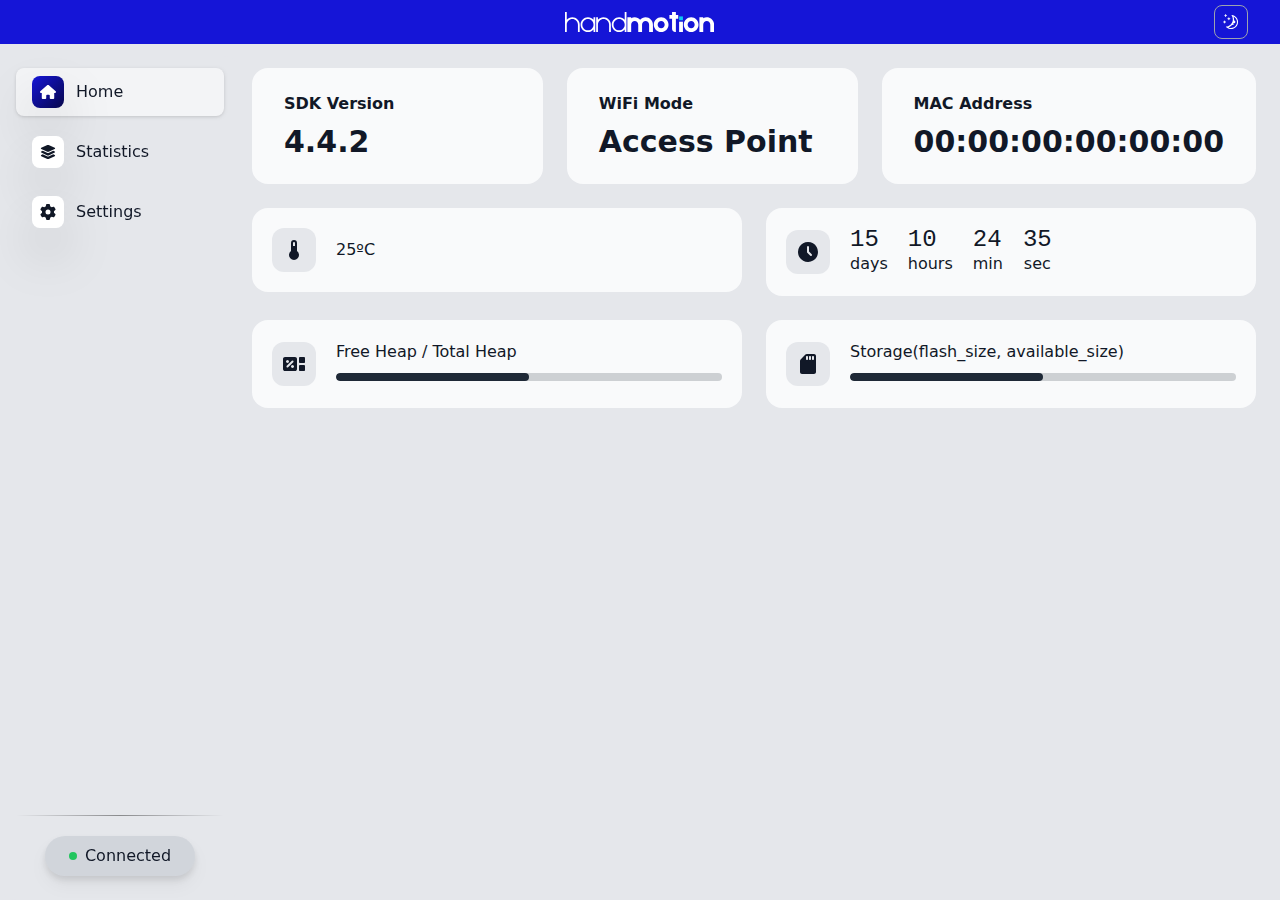
<file: pages/statistics.html>
<!DOCTYPE html>
<html lang="en" class="dark">
    <head>
        <meta charset="UTF-8">
        <meta name="viewport" content="width=device-width, initial-scale=1.0">
        <title>handmotion</title>
        <link rel="icon" href="/favicon.svg" sizes="any" type="image/svg+xml">

        <link href="static/daisyui.css" rel="stylesheet" type="text/css" />
        <script type="text/javascript" src="static/tailwind.js"></script>
        <script type="text/javascript" src="static/tailwind.config.js"></script>
        <script type="text/javascript" src="static/jquery.min.js"></script>

        <style>
            ::-webkit-scrollbar {width: 8px;}
            ::-webkit-scrollbar-track {background: transparent;}
            ::-webkit-scrollbar-thumb {background: #888; border-radius: 4px;}
            * {scrollbar-width: thin; scrollbar-color: #888 transparent;}
            * {-ms-overflow-style: none;}
            *::-webkit-scrollbar {width: 8px;}
            *::-webkit-scrollbar-thumb {background-color: #888; border-radius: 4px;}
            *::-webkit-scrollbar-track {background-color: transparent;}
        </style>
    </head>

    <body class="h-screen w-full bg-gray-200 dark:bg-gray-950">
        <div id="app" class="h-screen w-full">
            <header>
                <nav class="relative w-full bg-bluey-500 dark:bg-bluey-700">
                    <div class="py-2.5">
                        <div id="nav-content" class="flex items-center justify-around mx-auto w-full">
                            <div class="w-6 h-6"></div>

                            <!-- Expand Buttons -->
                            <div class="absolute left-0 items-center pl-2">
                                <button sidenav-trigger type="button" class="inline-flex items-center p-2 text-sm text-white rounded-lg lg:hidden hover:bg-gray-100 focus:outline-none hover:text-gray-900 focus:ring-2 focus:ring-gray-200 transition-all duration-200">
                                    <svg class="w-6 h-6" aria-hidden="true" fill="currentColor" viewBox="0 0 20 20" xmlns="http://www.w3.org/2000/svg"><path clip-rule="evenodd" fill-rule="evenodd" d="M2 4.75A.75.75 0 012.75 4h14.5a.75.75 0 010 1.5H2.75A.75.75 0 012 4.75zm0 10.5a.75.75 0 01.75-.75h7.5a.75.75 0 010 1.5h-7.5a.75.75 0 01-.75-.75zM2 10a.75.75 0 01.75-.75h14.5a.75.75 0 010 1.5H2.75A.75.75 0 012 10z"></path></svg>
                                </button>
                            </div>

                            <!-- Logo -->
                            <div class="absolute left-1/2 block" style="margin-left: -75px;">
                                <svg class="w-auto h-5" alt="handmotion Logo" width="507" height="68" viewBox="0 0 507 68" fill="none" xmlns="http://www.w3.org/2000/svg"><path fill-rule="evenodd" clip-rule="evenodd" d="M0 0H6V26.7512C10.5852 21.3947 17.3962 18 25 18C38.8071 18 50 29.1929 50 43V68H44V43H43.9999C43.9998 32.5067 35.4932 24.0002 24.9999 24.0002C14.5294 24.0002 6.03711 32.4696 6 42.9313V68H0V43V0Z" fill="white"></path><path fill-rule="evenodd" clip-rule="evenodd" d="M96.9998 59.249C92.4146 64.6054 85.6037 68 78 68C64.1929 68 53 56.8071 53 43C53 29.1929 64.1929 18 78 18C85.6037 18 92.4146 21.3946 96.9998 26.751V18.0001H103V42.9064C103 42.9376 103 42.9688 103 43C103 43.0312 103 43.0624 103 43.0936V68H96.9998V59.249ZM96.9998 43.0441C96.9762 53.5173 88.4787 62.0002 77.9999 62.0002C67.5065 62.0002 58.9999 53.4936 58.9999 43.0002C58.9999 32.5068 67.5065 24.0002 77.9999 24.0002C88.4787 24.0002 96.9762 32.4831 96.9998 42.9563V43.0441Z" fill="white"></path><path fill-rule="evenodd" clip-rule="evenodd" d="M106 18H112V26.7512C116.585 21.3947 123.396 18 131 18C144.807 18 156 29.1929 156 43V68H150V43H150C150 32.5067 141.493 24.0002 131 24.0002C120.529 24.0002 112.037 32.4696 112 42.9313V68H106V43V18Z" fill="white"></path><path fill-rule="evenodd" clip-rule="evenodd" d="M209 0H203V26.7512C198.415 21.3947 191.604 18 184 18C170.193 18 159 29.1929 159 43C159 56.8071 170.193 68 184 68C191.604 68 198.415 64.6053 203 59.2488V68H209V43V0ZM203 43.0002C203 53.4936 194.493 62.0002 184 62.0002C173.506 62.0002 165 53.4936 165 43.0002C165 32.5068 173.506 24.0002 184 24.0002C194.493 24.0002 203 32.5068 203 43.0002Z" fill="white"></path><path fill-rule="evenodd" clip-rule="evenodd" d="M212 18H225V21.0629C228.562 19.1103 232.651 18 237 18C244.332 18 250.927 21.1564 255.5 26.1846C260.073 21.1564 266.668 18 274 18C287.807 18 299 29.1929 299 43V68H286V64.9371V43C286 36.3726 280.627 31 274 31C267.373 31 262 36.3726 262 43V64.9371V68H249V64.9371V43C249 36.3726 243.627 31 237 31C230.373 31 225 36.3726 225 43V64.9371V68H212V43V18Z" fill="white"></path><path fill-rule="evenodd" clip-rule="evenodd" d="M327 68C340.807 68 352 56.8071 352 43C352 29.1929 340.807 18 327 18C313.193 18 302 29.1929 302 43C302 56.8071 313.193 68 327 68ZM327 55C333.627 55 339 49.6274 339 43C339 36.3726 333.627 31 327 31C320.373 31 315 36.3726 315 43C315 49.6274 320.373 55 327 55Z" fill="white"></path><path fill-rule="evenodd" clip-rule="evenodd" d="M364 0H377V10H385V23H377V47.2994V58V67.7006C376.199 67.8962 375.362 68 374.5 68C368.869 68 364.273 63.5668 364.012 58H364V57.5V23H355V10H364V0Z" fill="white"></path><rect x="388" y="33" width="13" height="35" fill="white"></rect><rect x="388" y="15" width="13" height="13" fill="#0CC6F2"></rect><path fill-rule="evenodd" clip-rule="evenodd" d="M429 68C442.807 68 454 56.8071 454 43C454 29.1929 442.807 18 429 18C415.193 18 404 29.1929 404 43C404 56.8071 415.193 68 429 68ZM429 55C435.627 55 441 49.6274 441 43C441 36.3726 435.627 31 429 31C422.373 31 417 36.3726 417 43C417 49.6274 422.373 55 429 55Z" fill="white"></path><path fill-rule="evenodd" clip-rule="evenodd" d="M457 18H470V21.0629C473.562 19.1103 477.651 18 482 18C495.807 18 507 29.1929 507 43V68H494V64.9371V43C494 36.3726 488.627 31 482 31C475.373 31 470 36.3726 470 43V64.9371V68H457V43V18Z" fill="white"></path></svg>
                            </div>

                            <!-- Theme Toggle -->
                            <div class="absolute right-0 items-center pr-4 sm:pr-8">
                                <div class="flex items-center">
                                    <button id="theme-toggle" class="text-white flex items-center p-2 border border-gray-400 dark:border-gray-600 rounded-lg hover:bg-gray-200 hover:text-gray-900 dark:hover:bg-gray-700 hover:text-gray-300 dark:hover:text-gray-400 focus:z-10 focus:ring-2 focus:ring-gray-400 dark:focus:ring-gray-600 dark:text-white">
                                        <svg id="moon" aria-hidden="true" class="fill-gray-50 w-4 h-4" fill="currentColor" viewBox="0 0 15 15" xmlns="http://www.w3.org/2000/svg"><path d="M2.89998 0.499976C2.89998 0.279062 2.72089 0.0999756 2.49998 0.0999756C2.27906 0.0999756 2.09998 0.279062 2.09998 0.499976V1.09998H1.49998C1.27906 1.09998 1.09998 1.27906 1.09998 1.49998C1.09998 1.72089 1.27906 1.89998 1.49998 1.89998H2.09998V2.49998C2.09998 2.72089 2.27906 2.89998 2.49998 2.89998C2.72089 2.89998 2.89998 2.72089 2.89998 2.49998V1.89998H3.49998C3.72089 1.89998 3.89998 1.72089 3.89998 1.49998C3.89998 1.27906 3.72089 1.09998 3.49998 1.09998H2.89998V0.499976ZM5.89998 3.49998C5.89998 3.27906 5.72089 3.09998 5.49998 3.09998C5.27906 3.09998 5.09998 3.27906 5.09998 3.49998V4.09998H4.49998C4.27906 4.09998 4.09998 4.27906 4.09998 4.49998C4.09998 4.72089 4.27906 4.89998 4.49998 4.89998H5.09998V5.49998C5.09998 5.72089 5.27906 5.89998 5.49998 5.89998C5.72089 5.89998 5.89998 5.72089 5.89998 5.49998V4.89998H6.49998C6.72089 4.89998 6.89998 4.72089 6.89998 4.49998C6.89998 4.27906 6.72089 4.09998 6.49998 4.09998H5.89998V3.49998ZM1.89998 6.49998C1.89998 6.27906 1.72089 6.09998 1.49998 6.09998C1.27906 6.09998 1.09998 6.27906 1.09998 6.49998V7.09998H0.499976C0.279062 7.09998 0.0999756 7.27906 0.0999756 7.49998C0.0999756 7.72089 0.279062 7.89998 0.499976 7.89998H1.09998V8.49998C1.09998 8.72089 1.27906 8.89997 1.49998 8.89997C1.72089 8.89997 1.89998 8.72089 1.89998 8.49998V7.89998H2.49998C2.72089 7.89998 2.89998 7.72089 2.89998 7.49998C2.89998 7.27906 2.72089 7.09998 2.49998 7.09998H1.89998V6.49998ZM8.54406 0.98184L8.24618 0.941586C8.03275 0.917676 7.90692 1.1655 8.02936 1.34194C8.17013 1.54479 8.29981 1.75592 8.41754 1.97445C8.91878 2.90485 9.20322 3.96932 9.20322 5.10022C9.20322 8.37201 6.82247 11.0878 3.69887 11.6097C3.45736 11.65 3.20988 11.6772 2.96008 11.6906C2.74563 11.702 2.62729 11.9535 2.77721 12.1072C2.84551 12.1773 2.91535 12.2458 2.98667 12.3128L3.05883 12.3795L3.31883 12.6045L3.50684 12.7532L3.62796 12.8433L3.81491 12.9742L3.99079 13.089C4.11175 13.1651 4.23536 13.2375 4.36157 13.3059L4.62496 13.4412L4.88553 13.5607L5.18837 13.6828L5.43169 13.7686C5.56564 13.8128 5.70149 13.8529 5.83857 13.8885C5.94262 13.9155 6.04767 13.9401 6.15405 13.9622C6.27993 13.9883 6.40713 14.0109 6.53544 14.0298L6.85241 14.0685L7.11934 14.0892C7.24637 14.0965 7.37436 14.1002 7.50322 14.1002C11.1483 14.1002 14.1032 11.1453 14.1032 7.50023C14.1032 7.25044 14.0893 7.00389 14.0623 6.76131L14.0255 6.48407C13.991 6.26083 13.9453 6.04129 13.8891 5.82642C13.8213 5.56709 13.7382 5.31398 13.6409 5.06881L13.5279 4.80132L13.4507 4.63542L13.3766 4.48666C13.2178 4.17773 13.0353 3.88295 12.8312 3.60423L12.6782 3.40352L12.4793 3.16432L12.3157 2.98361L12.1961 2.85951L12.0355 2.70246L11.8134 2.50184L11.4925 2.24191L11.2483 2.06498L10.9562 1.87446L10.6346 1.68894L10.3073 1.52378L10.1938 1.47176L9.95488 1.3706L9.67791 1.2669L9.42566 1.1846L9.10075 1.09489L8.83599 1.03486L8.54406 0.98184ZM10.4032 5.30023C10.4032 4.27588 10.2002 3.29829 9.83244 2.40604C11.7623 3.28995 13.1032 5.23862 13.1032 7.50023C13.1032 10.593 10.596 13.1002 7.50322 13.1002C6.63646 13.1002 5.81597 12.9036 5.08355 12.5522C6.5419 12.0941 7.81081 11.2082 8.74322 10.0416C8.87963 10.2284 9.10028 10.3497 9.34928 10.3497C9.76349 10.3497 10.0993 10.0139 10.0993 9.59971C10.0993 9.24256 9.84965 8.94373 9.51535 8.86816C9.57741 8.75165 9.63653 8.63334 9.6926 8.51332C9.88358 8.63163 10.1088 8.69993 10.35 8.69993C11.0403 8.69993 11.6 8.14028 11.6 7.44993C11.6 6.75976 11.0406 6.20024 10.3505 6.19993C10.3853 5.90487 10.4032 5.60464 10.4032 5.30023Z" fill="currentColor" fill-rule="evenodd" clip-rule="evenodd"></path></svg>
                                        <svg id="sun" aria-hidden="true" class="fill-gray-50 w-4 h-4" fill="currentColor" viewBox="0 0 15 15" xmlns="http://www.w3.org/2000/svg" style="display: none;"><path d="M7.5 0C7.77614 0 8 0.223858 8 0.5V2.5C8 2.77614 7.77614 3 7.5 3C7.22386 3 7 2.77614 7 2.5V0.5C7 0.223858 7.22386 0 7.5 0ZM2.1967 2.1967C2.39196 2.00144 2.70854 2.00144 2.90381 2.1967L4.31802 3.61091C4.51328 3.80617 4.51328 4.12276 4.31802 4.31802C4.12276 4.51328 3.80617 4.51328 3.61091 4.31802L2.1967 2.90381C2.00144 2.70854 2.00144 2.39196 2.1967 2.1967ZM0.5 7C0.223858 7 0 7.22386 0 7.5C0 7.77614 0.223858 8 0.5 8H2.5C2.77614 8 3 7.77614 3 7.5C3 7.22386 2.77614 7 2.5 7H0.5ZM2.1967 12.8033C2.00144 12.608 2.00144 12.2915 2.1967 12.0962L3.61091 10.682C3.80617 10.4867 4.12276 10.4867 4.31802 10.682C4.51328 10.8772 4.51328 11.1938 4.31802 11.3891L2.90381 12.8033C2.70854 12.9986 2.39196 12.9986 2.1967 12.8033ZM12.5 7C12.2239 7 12 7.22386 12 7.5C12 7.77614 12.2239 8 12.5 8H14.5C14.7761 8 15 7.77614 15 7.5C15 7.22386 14.7761 7 14.5 7H12.5ZM10.682 4.31802C10.4867 4.12276 10.4867 3.80617 10.682 3.61091L12.0962 2.1967C12.2915 2.00144 12.608 2.00144 12.8033 2.1967C12.9986 2.39196 12.9986 2.70854 12.8033 2.90381L11.3891 4.31802C11.1938 4.51328 10.8772 4.51328 10.682 4.31802ZM8 12.5C8 12.2239 7.77614 12 7.5 12C7.22386 12 7 12.2239 7 12.5V14.5C7 14.7761 7.22386 15 7.5 15C7.77614 15 8 14.7761 8 14.5V12.5ZM10.682 10.682C10.8772 10.4867 11.1938 10.4867 11.3891 10.682L12.8033 12.0962C12.9986 12.2915 12.9986 12.608 12.8033 12.8033C12.608 12.9986 12.2915 12.9986 12.0962 12.8033L10.682 11.3891C10.4867 11.1938 10.4867 10.8772 10.682 10.682ZM5.5 7.5C5.5 6.39543 6.39543 5.5 7.5 5.5C8.60457 5.5 9.5 6.39543 9.5 7.5C9.5 8.60457 8.60457 9.5 7.5 9.5C6.39543 9.5 5.5 8.60457 5.5 7.5ZM7.5 4.5C5.84315 4.5 4.5 5.84315 4.5 7.5C4.5 9.15685 5.84315 10.5 7.5 10.5C9.15685 10.5 10.5 9.15685 10.5 7.5C10.5 5.84315 9.15685 4.5 7.5 4.5Z" fill="currentColor" fill-rule="evenodd" clip-rule="evenodd"></path></svg>
                                    </button>
                                </div>
                            </div>
                        </div>
                    </div>
                </nav>
            </header>

            <main class="text-gray-900 dark:text-white flex overflow-hidden">
                <!-- SIDE BAR -->
                <aside class="h-full w-60 z-50 fixed top-0 left-0 pt-14 -translate-x-full overflow-y-auto transition-transform duration-200 lg:left-0 lg:translate-x-0 lg:bg-transparent ps">
                    <div class="bg-gray-200 rounded-2xl dark:bg-gray-950 w-full h-full flex flex-col pb-6">
                        <div class="items-center block w-full max-h-screen overflow-auto h-sidenav grow basis-full">
                            <div class="flex flex-col pl-0 mb-0">
                                <button class="mt-3 group py-2 drop-shadow my-0 mx-4 flex items-center whitespace-nowrap rounded-lg px-4 bg-gray-100 dark:bg-gray-700">
                                    <div class="text-white bg-gradient-to-tl from-bluey-950 to-bluey-500 drop-shadow-2xl mr-2 flex h-8 w-8 items-center justify-center rounded-lg bg-center bg-white dark:bg-gray-800 stroke-0 text-center xl:p-2">
                                        <svg xmlns="http://www.w3.org/2000/svg" fill="currentColor" height="1em" viewBox="0 0 576 512"><path d="M575.8 255.5c0 18-15 32.1-32 32.1h-32l.7 160.2c0 2.7-.2 5.4-.5 8.1V472c0 22.1-17.9 40-40 40H456c-1.1 0-2.2 0-3.3-.1c-1.4 .1-2.8 .1-4.2 .1H416 392c-22.1 0-40-17.9-40-40V448 384c0-17.7-14.3-32-32-32H256c-17.7 0-32 14.3-32 32v64 24c0 22.1-17.9 40-40 40H160 128.1c-1.5 0-3-.1-4.5-.2c-1.2 .1-2.4 .2-3.6 .2H104c-22.1 0-40-17.9-40-40V360c0-.9 0-1.9 .1-2.8V287.6H32c-18 0-32-14-32-32.1c0-9 3-17 10-24L266.4 8c7-7 15-8 22-8s15 2 21 7L564.8 231.5c8 7 12 15 11 24z"/></svg>
                                    </div>
                                    <span class="ml-1 duration-300 opacity-100 pointer-events-none ease-soft">Home</span>
                                </button>
    
                                <button class="mt-3 group py-2 drop-shadowsoft-xl my-0 mx-4 flex items-center whitespace-nowrap rounded-lg px-4 hover:bg-gray-300 dark:hover:bg-gray-800">
                                    <div class="drop-shadow-2xl mr-2 flex h-8 w-8 items-center justify-center rounded-lg bg-center bg-white dark:bg-gray-900 stroke-0 text-center xl:p-2">
                                        <svg xmlns="http://www.w3.org/2000/svg" fill="currentColor" height="1em" viewBox="0 0 576 512"><path d="M264.5 5.2c14.9-6.9 32.1-6.9 47 0l218.6 101c8.5 3.9 13.9 12.4 13.9 21.8s-5.4 17.9-13.9 21.8l-218.6 101c-14.9 6.9-32.1 6.9-47 0L45.9 149.8C37.4 145.8 32 137.3 32 128s5.4-17.9 13.9-21.8L264.5 5.2zM476.9 209.6l53.2 24.6c8.5 3.9 13.9 12.4 13.9 21.8s-5.4 17.9-13.9 21.8l-218.6 101c-14.9 6.9-32.1 6.9-47 0L45.9 277.8C37.4 273.8 32 265.3 32 256s5.4-17.9 13.9-21.8l53.2-24.6 152 70.2c23.4 10.8 50.4 10.8 73.8 0l152-70.2zm-152 198.2l152-70.2 53.2 24.6c8.5 3.9 13.9 12.4 13.9 21.8s-5.4 17.9-13.9 21.8l-218.6 101c-14.9 6.9-32.1 6.9-47 0L45.9 405.8C37.4 401.8 32 393.3 32 384s5.4-17.9 13.9-21.8l53.2-24.6 152 70.2c23.4 10.8 50.4 10.8 73.8 0z"/></svg>
                                    </div>
                                    <span class="ml-1 duration-300 opacity-100 pointer-events-none ease-soft">Statistics</span>
                                </button>

                                <button class="mt-3 group py-2 drop-shadowsoft-xl my-0 mx-4 flex items-center whitespace-nowrap rounded-lg px-4 hover:bg-gray-300 dark:hover:bg-gray-800">
                                    <div class="drop-shadow-2xl mr-2 flex h-8 w-8 items-center justify-center rounded-lg bg-center bg-white dark:bg-gray-900 stroke-0 text-center xl:p-2">
                                        <svg xmlns="http://www.w3.org/2000/svg" fill="currentColor" height="1em" viewBox="0 0 512 512"><path d="M495.9 166.6c3.2 8.7 .5 18.4-6.4 24.6l-43.3 39.4c1.1 8.3 1.7 16.8 1.7 25.4s-.6 17.1-1.7 25.4l43.3 39.4c6.9 6.2 9.6 15.9 6.4 24.6c-4.4 11.9-9.7 23.3-15.8 34.3l-4.7 8.1c-6.6 11-14 21.4-22.1 31.2c-5.9 7.2-15.7 9.6-24.5 6.8l-55.7-17.7c-13.4 10.3-28.2 18.9-44 25.4l-12.5 57.1c-2 9.1-9 16.3-18.2 17.8c-13.8 2.3-28 3.5-42.5 3.5s-28.7-1.2-42.5-3.5c-9.2-1.5-16.2-8.7-18.2-17.8l-12.5-57.1c-15.8-6.5-30.6-15.1-44-25.4L83.1 425.9c-8.8 2.8-18.6 .3-24.5-6.8c-8.1-9.8-15.5-20.2-22.1-31.2l-4.7-8.1c-6.1-11-11.4-22.4-15.8-34.3c-3.2-8.7-.5-18.4 6.4-24.6l43.3-39.4C64.6 273.1 64 264.6 64 256s.6-17.1 1.7-25.4L22.4 191.2c-6.9-6.2-9.6-15.9-6.4-24.6c4.4-11.9 9.7-23.3 15.8-34.3l4.7-8.1c6.6-11 14-21.4 22.1-31.2c5.9-7.2 15.7-9.6 24.5-6.8l55.7 17.7c13.4-10.3 28.2-18.9 44-25.4l12.5-57.1c2-9.1 9-16.3 18.2-17.8C227.3 1.2 241.5 0 256 0s28.7 1.2 42.5 3.5c9.2 1.5 16.2 8.7 18.2 17.8l12.5 57.1c15.8 6.5 30.6 15.1 44 25.4l55.7-17.7c8.8-2.8 18.6-.3 24.5 6.8c8.1 9.8 15.5 20.2 22.1 31.2l4.7 8.1c6.1 11 11.4 22.4 15.8 34.3zM256 336a80 80 0 1 0 0-160 80 80 0 1 0 0 160z"/></svg>
                                    </div>
                                    <span class="ml-1 duration-300 opacity-100 pointer-events-none ease-soft">Settings</span>
                                </button>
                            </div>
                        </div>

                        <div class="mx-4 flex flex-col items-center space-y-5">
                            <hr class="h-0.5 w-full mt-0 bg-gradient-to-r from-transparent via-black/40 to-transparent">
                            
                            <div class="flex items-center justify-center w-fit bg-gray-300 dark:bg-gray-900 rounded-full px-6 py-2 drop-shadow-lg">
                                <span class="w-2 h-2 bg-green-500 rounded-badge mr-2"></span>
                                <span>Connected</span>
                            </div>
                        </div>
                    </div>
                </aside>

                <!-- PAGE CONTENT -->
                <div class="h-full grow pl-6 lg:ml-60 lg:pl-3 pr-6 py-6 flex flex-col space-y-6 overflow-auto">
                    <!--
                        Temperature - GAUGE
                        /Uptime - TIMER
                        /Free Heap / Total Heap - PROGRESS BAR
                        /Storage(flash_size, available_size) - PROGRESS BAR
                        //Endereço MAC - TEXT ((PRONTO))
                        //SDK Verions - TEXT ((PRONTO))
                        //WiFi Mode - TEXT ((PRONTO))
                    -->

                    <div class="flex flex-col md:flex-row space-x-0 md:space-x-6 space-y-6 md:space-y-0">
                        <div class="bg-gray-50 dark:bg-gray-800 rounded-2xl flex flex-col space-y-2 px-8 py-6 w-full">
                            <div class="font-semibold">SDK Version</div>
                            <div class="2xl:text-4xl xl:text-3xl lg:text-xl md:text-lg text-xl font-extrabold">4.4.2</div>
                        </div>

                        <div class="bg-gray-50 dark:bg-gray-800 rounded-2xl flex flex-col space-y-2 px-8 py-6 w-full">
                            <div class="font-semibold">WiFi Mode</div>
                            <div class="2xl:text-4xl xl:text-3xl lg:text-xl md:text-lg text-xl font-extrabold">Access Point</div>
                        </div>
    
                        <div class="bg-gray-50 dark:bg-gray-800 rounded-2xl flex flex-col space-y-2 px-8 py-6 w-full">
                            <div class="font-semibold">MAC Address</div>
                            <div class="2xl:text-4xl xl:text-3xl lg:text-xl md:text-lg text-xl font-extrabold">00:00:00:00:00:00</div>
                        </div>
                    </div>

                    <div class="flex-1 flex flex-col space-y-6">
                        <div class="flex flex-col md:flex-row space-x-0 md:space-x-6 space-y-6 md:space-y-0">
                            <div class="bg-gray-50 dark:bg-gray-800 rounded-2xl px-5 py-5 flex items-center space-x-5 h-max w-full">
                                <div class="bg-gray-200 dark:bg-gray-700 p-2.5 rounded-xl">
                                    <svg class="h-6 w-6" xmlns="http://www.w3.org/2000/svg" width="24" height="24" viewBox="0 0 24 24"><path fill="currentColor" d="M15 13V5a3 3 0 0 0-6 0v8a5 5 0 1 0 6 0m-3-9a1 1 0 0 1 1 1v3h-2V5a1 1 0 0 1 1-1Z"/></svg>
                                </div>
                                <div>25ºC</div>
                            </div>
    
                            <div class="bg-gray-50 dark:bg-gray-800 rounded-2xl px-5 py-5 flex items-center space-x-5 h-max w-full">
                                <div class="bg-gray-200 dark:bg-gray-700 p-2.5 rounded-xl">
                                    <svg class="h-6 w-6" xmlns="http://www.w3.org/2000/svg" width="24" height="24" viewBox="0 0 24 24"><g fill="none" stroke-linecap="round" stroke-linejoin="round" stroke-width="2"><path d="M0 0h24v24H0z"/><path fill="currentColor" d="M17 3.34a10 10 0 1 1-14.995 8.984L2 12l.005-.324A10 10 0 0 1 17 3.34zM12 6a1 1 0 0 0-.993.883L11 7v5l.009.131a1 1 0 0 0 .197.477l.087.1l3 3l.094.082a1 1 0 0 0 1.226 0l.094-.083l.083-.094a1 1 0 0 0 0-1.226l-.083-.094L13 11.585V7l-.007-.117A1 1 0 0 0 12 6z"/></g></svg>
                                </div>
                                <div class="grow grid grid-flow-col gap-5 text-center auto-cols-max">
                                    <div class="flex flex-col">
                                        <span class="countdown font-mono text-2xl">15</span>
                                        days
                                    </div>
    
                                    <div class="flex flex-col">
                                        <span class="countdown font-mono text-2xl">10</span>
                                        hours
                                    </div>
    
                                    <div class="flex flex-col">
                                        <span class="countdown font-mono text-2xl">24</span>
                                        min
                                    </div> 
                                    <div class="flex flex-col">
                                        <span class="countdown font-mono text-2xl">35</span>
                                        sec
                                    </div>
                                </div>
                            </div>
                        </div>

                        <div class="flex flex-col md:flex-row space-x-0 md:space-x-6 space-y-6 md:space-y-0">
                            <div class="bg-gray-50 dark:bg-gray-800 rounded-2xl px-5 py-5 flex items-center space-x-5 h-max w-full">
                                <div class="bg-gray-200 dark:bg-gray-700 p-2.5 rounded-xl">
                                    <svg class="h-6 w-6" xmlns="http://www.w3.org/2000/svg" width="24" height="24" viewBox="0 0 24 24"><path fill="currentColor" d="M3 19q-.825 0-1.413-.588T1 17V7q0-.825.588-1.413T3 5h10q.825 0 1.413.588T15 7v10q0 .825-.588 1.413T13 19H3Zm15-8q-.425 0-.713-.288T17 10V6q0-.425.288-.713T18 5h4q.425 0 .713.288T23 6v4q0 .425-.288.713T22 11h-4Zm0 8q-.425 0-.713-.288T17 18v-4q0-.425.288-.713T18 13h4q.425 0 .713.288T23 14v4q0 .425-.288.713T22 19h-4Zm-7.5-3q.625 0 1.063-.438T12 14.5q0-.625-.438-1.063T10.5 13q-.625 0-1.063.438T9 14.5q0 .625.438 1.063T10.5 16Zm-4.35-.75l5.1-5.1q.275-.275.275-.7t-.275-.7q-.275-.275-.7-.275t-.7.275l-5.1 5.1q-.275.275-.275.7t.275.7q.275.275.7.275t.7-.275ZM5.5 11q.625 0 1.062-.438T7 9.5q0-.625-.438-1.063T5.5 8q-.625 0-1.063.438T4 9.5q0 .625.438 1.063T5.5 11Z"/></svg>
                                </div>
                                <div class="grow">
                                    Free Heap / Total Heap 
                                    <progress class="progress" value="50" max="100"></progress>
                                </div>
                            </div>
    
                            <div class="bg-gray-50 dark:bg-gray-800 rounded-2xl px-5 py-5 flex items-center space-x-5 h-max w-full">
                                <div class="bg-gray-200 dark:bg-gray-700 p-2.5 rounded-xl">
                                    <svg class="h-6 w-6" xmlns="http://www.w3.org/2000/svg" width="24" height="24" viewBox="0 0 24 24"><path fill="currentColor" d="M18 2h-7.17c-.53 0-1.04.21-1.42.59L4.6 7.42c-.37.37-.6.88-.6 1.4V20c0 1.1.9 2 2 2h12c1.1 0 2-.9 2-2V4c0-1.1-.9-2-2-2zm-7 6c-.55 0-1-.45-1-1V5c0-.55.45-1 1-1s1 .45 1 1v2c0 .55-.45 1-1 1zm3 0c-.55 0-1-.45-1-1V5c0-.55.45-1 1-1s1 .45 1 1v2c0 .55-.45 1-1 1zm3 0c-.55 0-1-.45-1-1V5c0-.55.45-1 1-1s1 .45 1 1v2c0 .55-.45 1-1 1z"/></svg>
                                </div>
                                <div class="grow">
                                    Storage(flash_size, available_size)
                                    <progress class="progress" value="50" max="100"></progress>
                                </div>
                            </div>
                        </div>
                    </div>
                </div>
            </main>
        </div>

        <script src="static/themeToggle.js"></script>
        <script>
            window.addEventListener('load', function() {
                const main = $('main');
                const header = $('header');
                main.css({
                    'min-height': `calc(100vh - ${header.outerHeight()}px)`,
                    'height': `calc(100vh - ${header.outerHeight()}px)`,
                    'max-height': `calc(100vh - ${header.outerHeight()}px)`
                });

                const sidenav = $('aside');
                const sidenav_trigger = $('[sidenav-trigger]');

                sidenav_trigger.click(function() {
                    sidenav.toggleClass('translate-x-0');
                    sidenav.toggleClass('drop-shadow-xl');
                    sidenav_trigger.toggleClass('hidden');
                });

                $(document).on('mousedown', function (e) {
                    if (!sidenav.is(e.target) && sidenav.has(e.target).length === 0) {
                        if ($(sidenav).hasClass("translate-x-0")) {
                            $(sidenav_trigger).click();
                        }
                    }
                });
            })

        </script>
    </body>
</html>
</file>
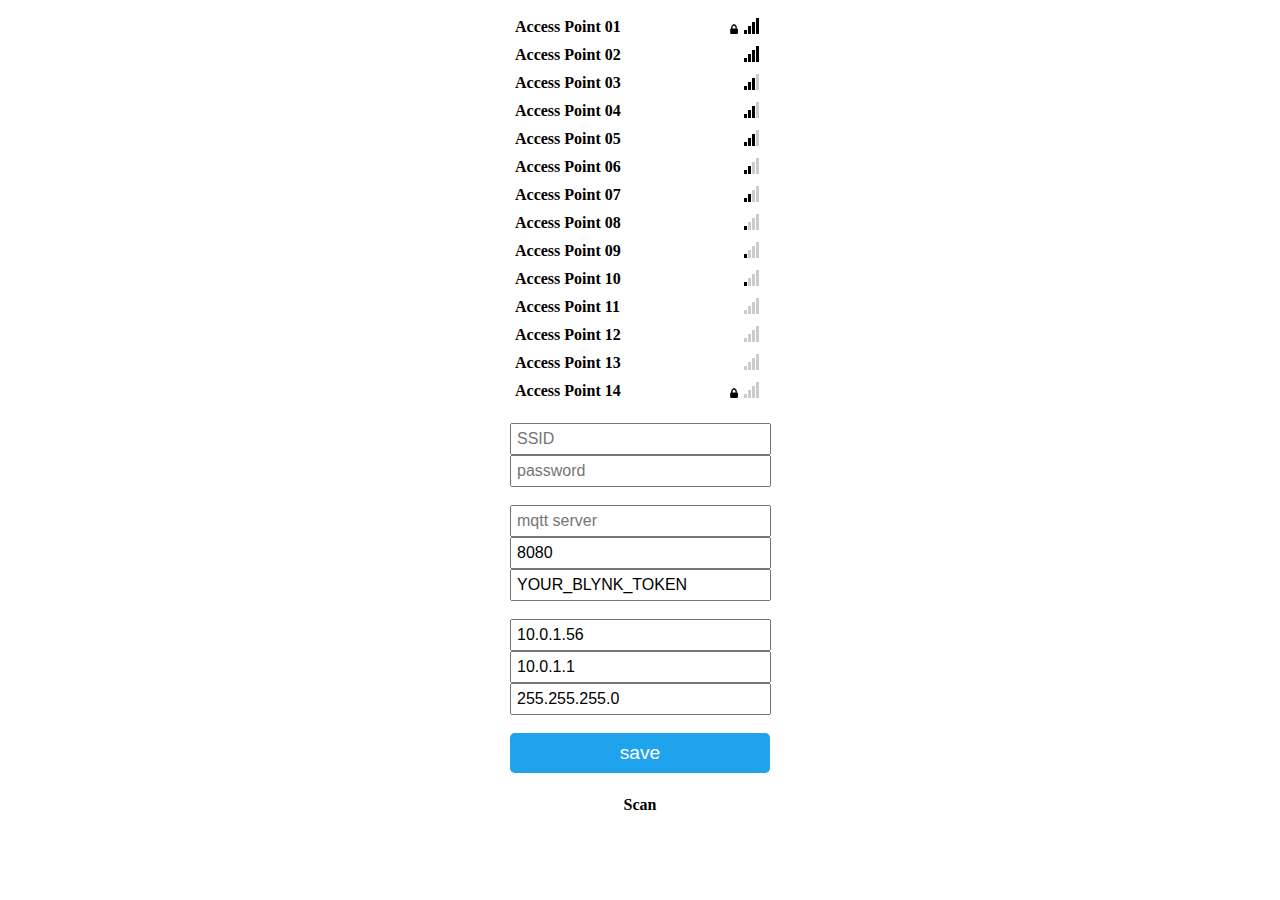
<file: lib/WiFiManager/extras/test.html>
<!DOCTYPE html>
<html lang="en">

<head>
    <meta name="viewport" content="width=device-width, initial-scale=1, user-scalable=no" />
    <title>Config ESP</title>
    <script>

    function c(l,e) {
    	console.log(l);
    	// preventDefault();
        document.getElementById('s').value = l.innerText || l.textContent;
        // document.location.href = document.location +"#wmform";
        p = l.nextElementSibling.classList.contains("l");
        document.getElementById('p').disabled = !p;
        if(p)document.getElementById('p').focus();
        return false;
    }

    </script>

<style>
.c,
body {
    text-align: center
}

div,
input {
    padding: 5px;
    font-size: 1em
}

input {
    width: 95%
}

body {
    font-family: verdana
}

button {
    border: 0;
    border-radius: .3rem;
    background-color: #1fa3ec;
    color: #fff;
    line-height: 2.4rem;
    font-size: 1.2rem;
    width: 100%
}

a {
    color: #000;
    font-weight: 700;
    text-decoration: none
}

a:hover {
    color: #1fa3ec;
    text-decoration: underline
}

.q {
    height: 16px;
    margin: 0;
    padding: 0 5px;
    text-align: right;
    min-width: 38px
}

.q.q-0:after {
    background-position-x: 0
}

.q.q-1:after {
    background-position-x: -16px
}

.q.q-2:after {
    background-position-x: -32px
}

.q.q-3:after {
    background-position-x: -48px
}

.q.q-4:after {
    background-position-x: -64px
}

.q.l:before {
    background-position-x: -80px;
    padding-right: 5px
}

.ql .q {
    float: left
}

.qr .q {
    float: right
}

.qinv .q {
    -webkit-filter: invert(1);
    filter: invert(1)
}

.q:after,
.q:before {
    content: '';
    width: 16px;
    height: 16px;
    display: inline-block;
    background-repeat: no-repeat;
    background-position: 16px 0;
    background-image: url('[data-uri]');
}

@media (-webkit-min-device-pixel-ratio: 2),
(min-resolution: 192dpi) {
    .q:before,
    .q:after {
        background-image: url('[data-uri]');
        background-size: 95px 16px;
    }
}

input:disabled {
    opacity: 0.5;
}

</style>

</head>

<body>
 	<!-- classes, left/right invert -->
    <div class="qr" style='text-align:left;display:inline-block;min-width:260px;'>
        <div><a href='#p' onclick='c(this)'>Access Point 01</a><div role='img' aria-label='88%' title='88%' class='q q-4 l'></div></div>
        <div><a href='#p' onclick='c(this)'>Access Point 02</a><div role='img' aria-label='88%' title='88%' class='q q-4'></div></div>
        <div><a href='#p' onclick='c(this)'>Access Point 03</a><div role='img' aria-label='88%' title='88%' class='q q-3'></div></div>
        <div><a href='#p' onclick='c(this)'>Access Point 04</a><div role='img' aria-label='88%' title='88%' class='q q-3'></div></div>
        <div><a href='#p' onclick='c(this)'>Access Point 05</a><div role='img' aria-label='88%' title='88%' class='q q-3'></div></div>
        <div><a href='#p' onclick='c(this)'>Access Point 06</a><div role='img' aria-label='88%' title='88%' class='q q-2'></div></div>
        <div><a href='#p' onclick='c(this)'>Access Point 07</a><div role='img' aria-label='88%' title='88%' class='q q-2'></div></div>
        <div><a href='#p' onclick='c(this)'>Access Point 08</a><div role='img' aria-label='88%' title='88%' class='q q-1'></div></div>
        <div><a href='#p' onclick='c(this)'>Access Point 09</a><div role='img' aria-label='88%' title='88%' class='q q-1'></div></div>
        <div><a href='#p' onclick='c(this)'>Access Point 10</a><div role='img' aria-label='88%' title='88%' class='q q-1'></div></div>
        <div><a href='#p' onclick='c(this)'>Access Point 11</a><div role='img' aria-label='88%' title='88%' class='q q-0'></div></div>
        <div><a href='#p' onclick='c(this)'>Access Point 12</a><div role='img' aria-label='88%' title='88%' class='q q-0'></div></div>
        <div><a href='#p' onclick='c(this)'>Access Point 13</a><div role='img' aria-label='88%' title='88%' class='q q-0'></div></div>
        <div><a href='#p' onclick='c(this)'>Access Point 14</a><div role='img' aria-label='88%' title='88%' class='q q-0 l'></div></div>
        <br/>
        <form id="wmform" method='get' action='wifisave'>
            <input id='s' name='s' length=32 placeholder='SSID'>
            <br/>
            <input id='p' name='p' length=64 type='password' placeholder='password'>
            <br/>
            <br/>
            <input id='server' name='server' length=4 placeholder='mqtt server' value=''>
            <br/>
            <input id='port' name='port' length=5 placeholder='mqtt port' value='8080'>
            <br/>
            <input id='blynk' name='blynk' length=3 placeholder='blynk token' value='YOUR_BLYNK_TOKEN'>
            <br/>
            <br/>
            <input id='ip' name='ip' length=15 placeholder='Static IP' value='10.0.1.56'>
            <br/>
            <input id='gw' name='gw' length=15 placeholder='Static Gateway' value='10.0.1.1'>
            <br/>
            <input id='sn' name='sn' length=15 placeholder='Subnet' value='255.255.255.0'>
            <br/>
            <br/>
            <button type='submit'>save</button>
        </form>
        <br/>
        <div class="c"><a href="/wifi">Scan</a></div>
    </div>
</body>

</html>
</file>
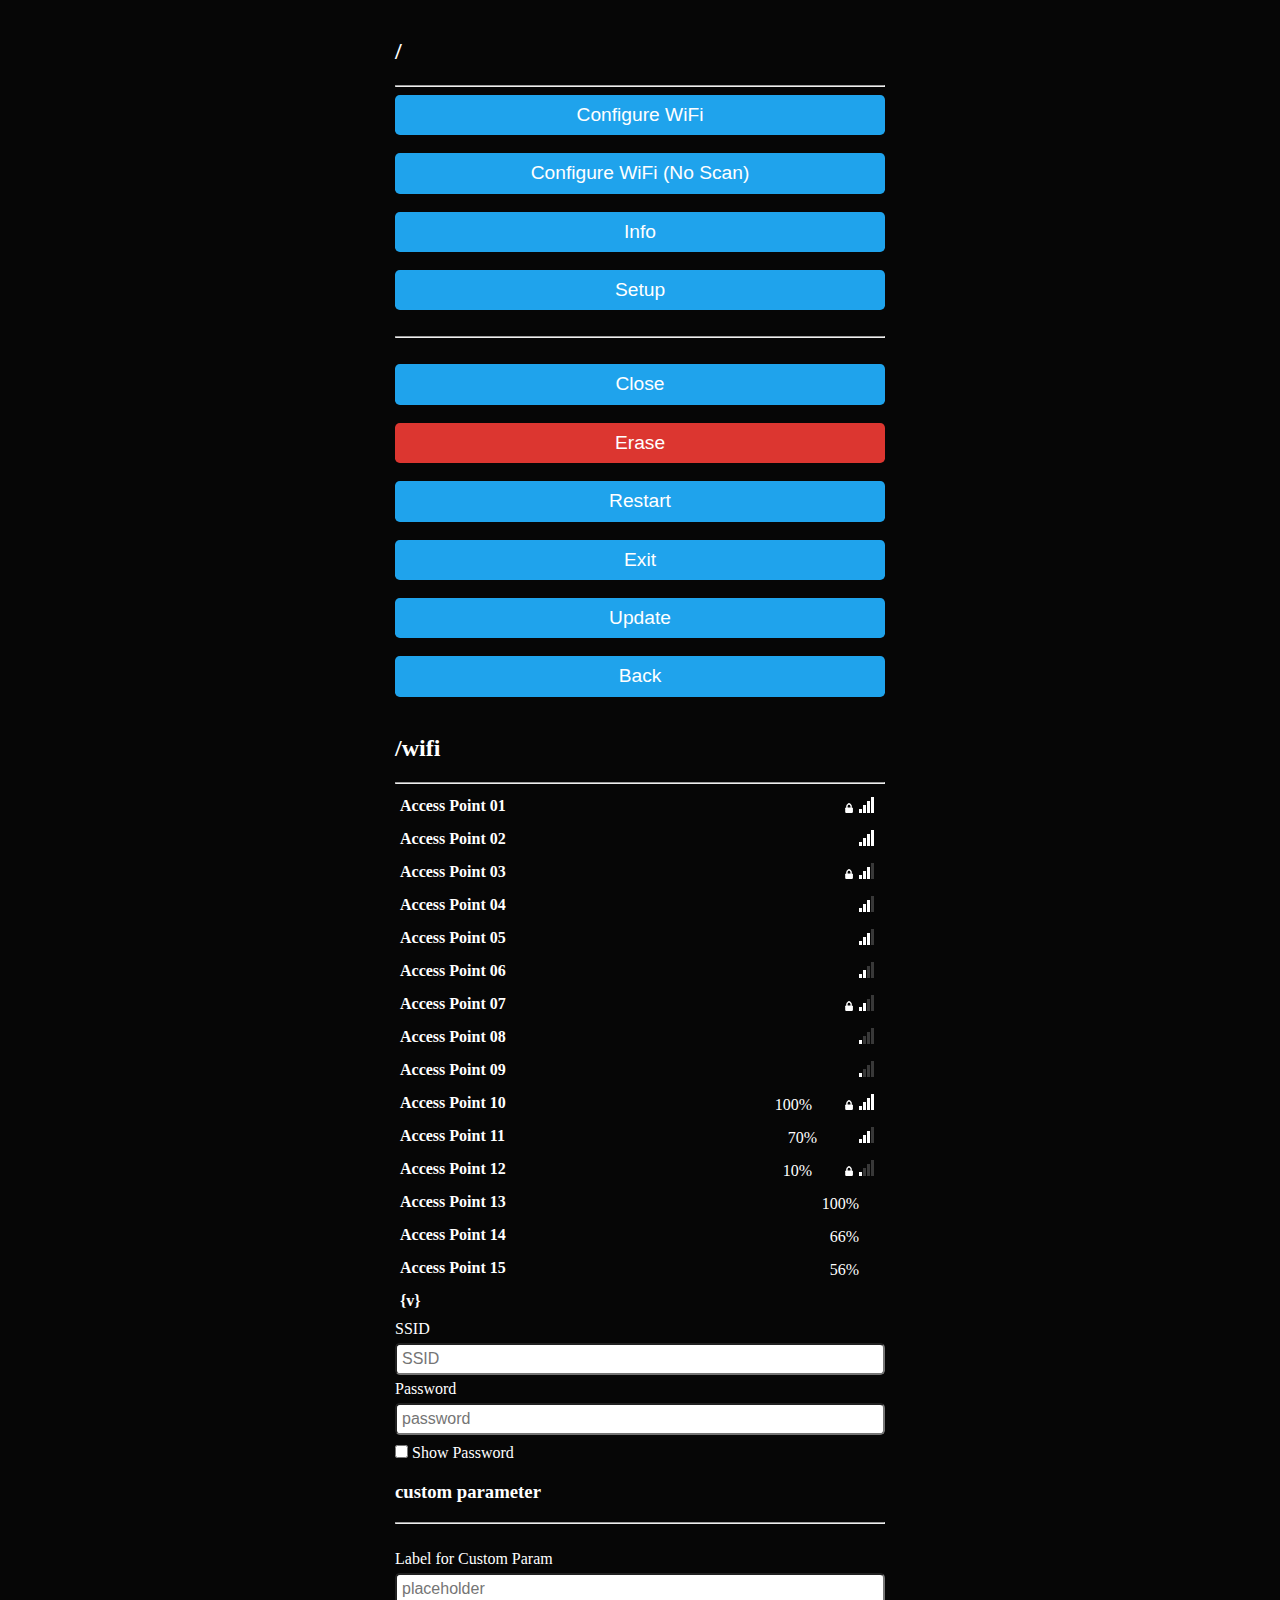
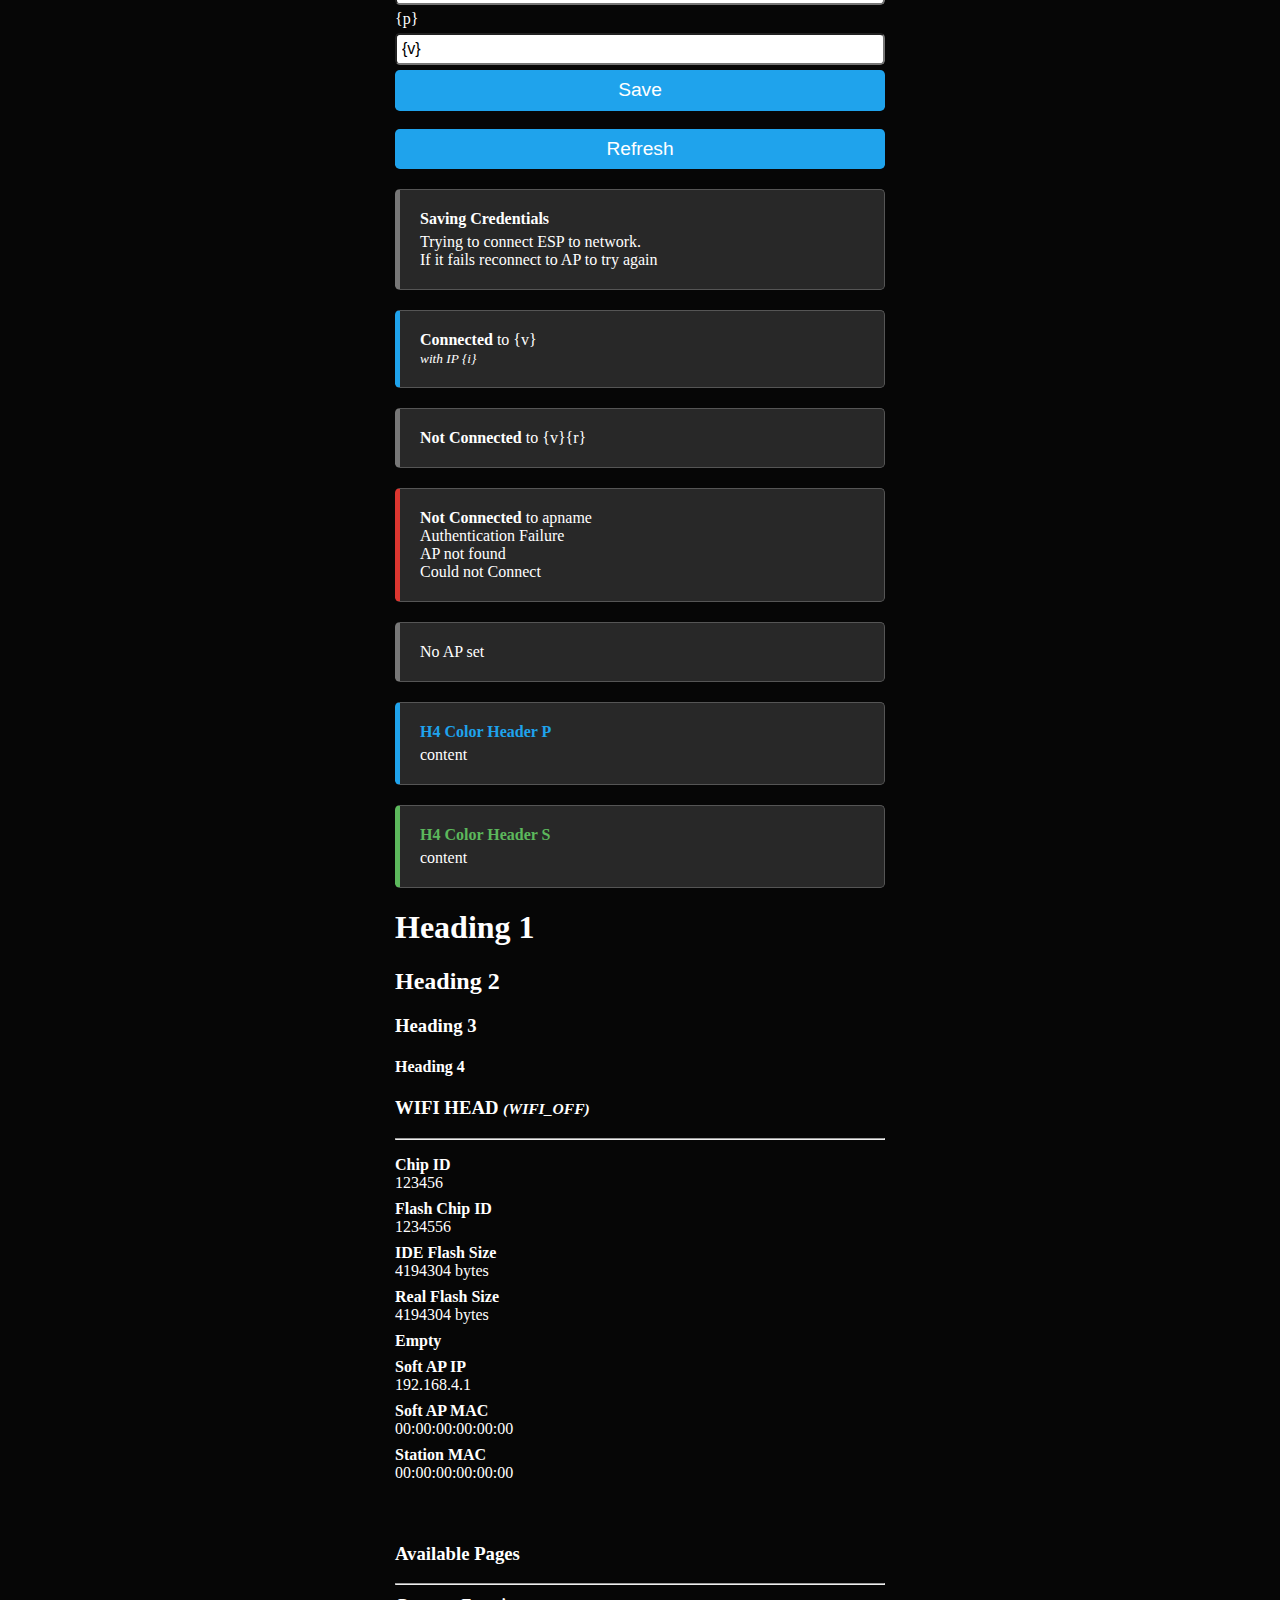
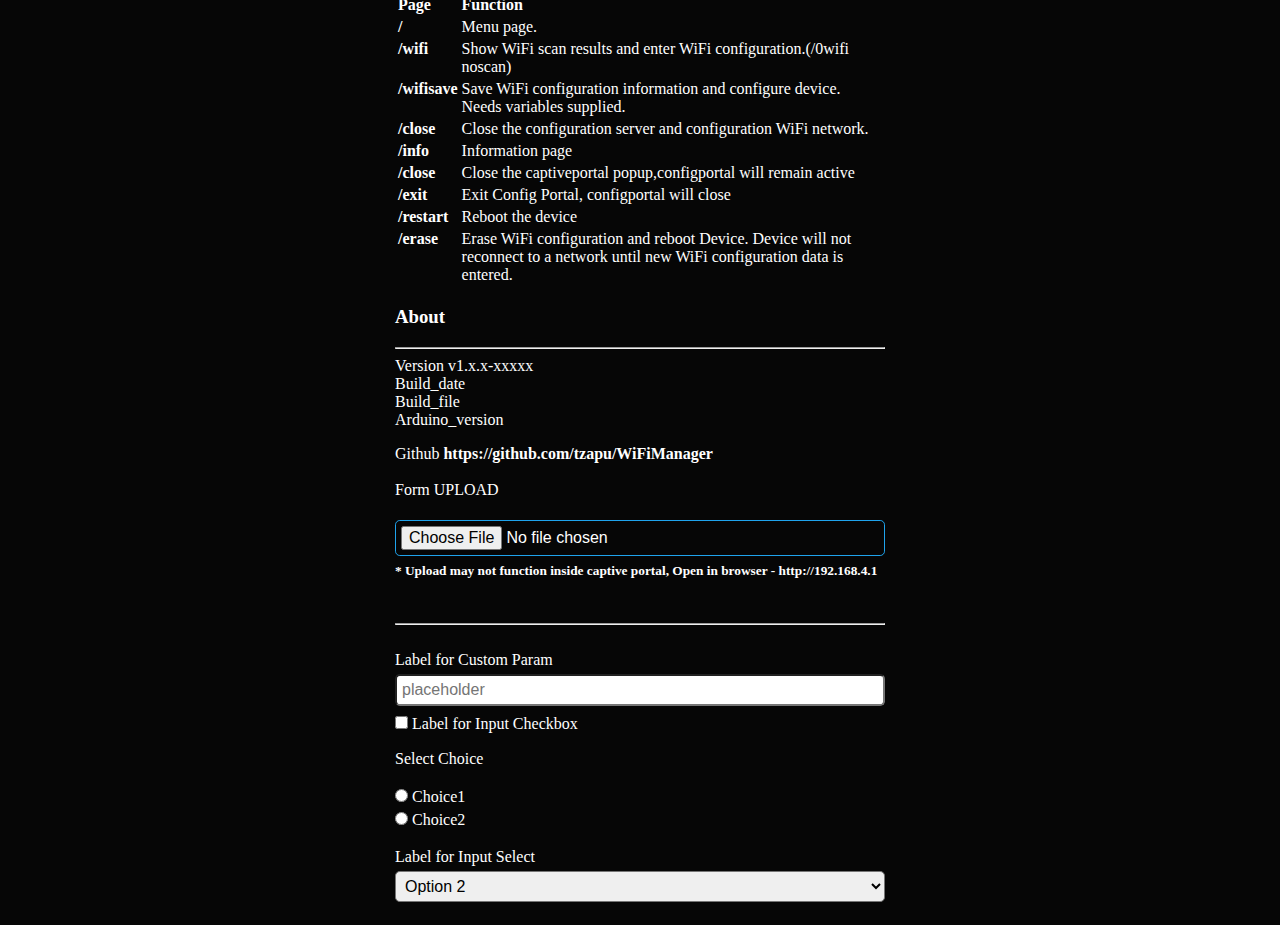
<file: lib/WiFiManager/extras/WiFiManager.template.html>
<!-- HTTP_HEAD -->
<!DOCTYPE html>
<html lang="en">
	<head>
		<meta name=\"viewport\" content=\"width=device-width, initial-scale=1, user-scalable=no\"/>
		<title>{v}</title>
<!-- /HTTP_HEAD -->
<!-- HTTP_STYLE -->
<style>

:root{
	 /* CSS VARIABLE THEME COLOR */
	/*--primarycolor:#9933CC;*/
	--primarycolor:#1fa3ec;
}

body.invert,
body.invert a,
body.invert h1 {
	background-color:#060606;
	color:white;
}
body.invert .msg{
	background-color: #282828;
	border-top: 1px solid #555;
	border-right: 1px solid #555;
	border-bottom: 1px solid #555;
	color:#fff;
}
body.invert .q[role=img] {
    -webkit-filter: invert(1);
    filter: invert(1);
}
.c,
body {
    text-align: center;
    font-family: verdana
}
.wrap {
	text-align:left;
	display:inline-block;
	min-width:260px;
	max-width:500px;
}
div,
input,select {
    padding: 5px;
    font-size: 1em;
    /*width: 100%;*/
    /*/*margin: 3px 0 10px 0; // BEFORE spacing shows label closer to input, but need to do same for AFTER*/
    margin: 5px 0;
	box-sizing: border-box;
}
div{
	margin: 5px 0;
}
input,button,select,.msg{
	border-radius:.3rem;
    width: 100%;
}
input[type=radio],input[type=checkbox]{
    width: auto;
}
button,input[type="button"],input[type="submit"] {
    border: 0;
    background-color: var(--primarycolor);
    color: #fff;
    line-height: 2.4rem;
    font-size: 1.2rem;
}
input[type="file"]{
	border: 1px solid var(--primarycolor);
}
a {
    color: #000;
    font-weight: 700;
    text-decoration: none;
}
a:hover {
    color: var(--primarycolor);
    text-decoration: underline;
}
.h {
	display: none;
}
.q {
    height: 16px;
    margin: 0;
    padding: 0 5px;
    text-align: right;
    min-width: 38px;
    float:right;
}
.q.q-0:after {
    background-position-x: 0;
}
.q.q-1:after {
    background-position-x: -16px;
}
.q.q-2:after {
    background-position-x: -32px;
}
.q.q-3:after {
    background-position-x: -48px;
}
.q.q-4:after {
    background-position-x: -64px;
}
.q.l:before {
    background-position-x: -80px;
    padding-right: 5px
}
.ql .q {
    float: left;
}

.q:after,
.q:before {
    content: '';width:16px;height:16px;display:inline-block;background-repeat:no-repeat;background-position: 16px 0;
 background-image: url('[data-uri]');
}
@media (-webkit-min-device-pixel-ratio: 2),
(min-resolution: 192dpi) {
    .q:before,
    .q:after {
        background-image: url('[data-uri]');
        background-size: 95px 16px;
    }
}

.msg {
	padding: 20px;
	margin: 20px 0;
	border: 1px solid #eee;
	border-left-width: 5px;
	border-left-color: #777;
}

.msg h4 {
    margin-top: 0;
	margin-bottom: 5px;
}
.msg.P {
    border-left-color: var(--primarycolor);
}
.msg.P h4 {
    color: var(--primarycolor);
}
.msg.S {
    border-left-color: #5cb85c;
}
.msg.S h4 {
    color: #5cb85c;
}
.msg.D {
    border-left-color: #dc3630;
}
.msg.D h4 {
    color: #dc3630;
}

dt {
	font-weight: bold;
}
dd {
	margin: 0;
	padding: 0 0 0.5em 0;
}
td {
	vertical-align: top;
}
button.D{
	background-color:#dc3630;
}

button{
	/*transition: 0s filter;*/
	transition: 0s opacity;
	transition-delay: 3s;
	transition-duration: 0s;
	cursor: pointer;
}

button:active{
	opacity: 50% !important;
	/*filter: brightness(50%);*/
	cursor: wait;
	transition-delay: 0s;
}

button:hover{
	/*opacity: 80%;*/
}

:disabled {
	opacity: 0.5;
}
</style>
<!-- /HTTP_STYLE -->
<!-- HTTP_SCRIPT -->
		<script>
		function c(l){document.getElementById('s').value=l.innerText||l.textContent;
		p = l.nextElementSibling.classList.contains('l');
		document.getElementById('p').disabled = !p;
		if(p)document.getElementById('p').focus()};
		function f() {var x = document.getElementById('p');x.type==='password'?x.type='text':x.type='password';}
		</script>
<!-- /HTTP_SCRIPT -->
<!-- HTTP_HEAD_END -->
	</head>
	<body class="invert">
		<div class='wrap'>
		<!-- <div class='wrap ql qinv'> -->
<!-- /HTTP_HEAD_END -->
			<!-- SAMPLE -->
			<h2>/</h2><hR>
			<!-- /SAMPLE -->
			<!-- HTTP_PORTAL_OPTIONS -->
			<!-- /HTTP_PORTAL_OPTIONS -->
			<!-- HTTP_PORTAL_MENU[] -->
			<form action='/wifi' method='get'><button>Configure WiFi</button></form><br/>
			<form action='/0wifi' method='get'><button>Configure WiFi (No Scan)</button></form><br/>
			<form action='/info' method='get'><button>Info</button></form><br/>
			<form action='/param' method='get'><button>Setup</button></form><br/>
			<Hr><br/>
			<form action='/close' method='post'><button>Close</button></form><br/>
			<form action='/erase' method='post'><button class='D'>Erase</button></form><br/>
			<form action='/restart' method='post'><button>Restart</button></form><br/>
			<form action='/exit' method='post'><button>Exit</button></form><br/>
			<form action='/exit' method='post'><button>Update</button></form><br/>
			<form action='/' method='post'><button>Back</button></form><br/>
			<!-- /HTTP_PORTAL_MENU -->
			<!-- SAMPLE -->
			<h2>/wifi</h2><hr>
			<div><a href='#p' onclick='c(this)'>Access Point 01</a><div role='img' aria-label='88%' title='88%' class='q q-4 l'></div></div>
			<div><a href='#p' onclick='c(this)'>Access Point 02</a><div role='img' aria-label='88%' title='88%' class='q q-4'></div></div>
			<div><a href='#p' onclick='c(this)'>Access Point 03</a><div role='img' aria-label='60%' title='60%' class='q q-3 l'></div></div>
			<div><a href='#p' onclick='c(this)'>Access Point 04</a><div role='img' aria-label='60%' title='60%' class='q q-3'></div></div>
			<div><a href='#p' onclick='c(this)'>Access Point 05</a><div role='img' aria-label='60%' title='60%' class='q q-3'></div></div>
			<div><a href='#p' onclick='c(this)'>Access Point 06</a><div role='img' aria-label='40%' title='40%' class='q q-2'></div></div>
			<div><a href='#p' onclick='c(this)'>Access Point 07</a><div role='img' aria-label='40%' title='40%' class='q q-2 l'></div></div>
			<div><a href='#p' onclick='c(this)'>Access Point 08</a><div role='img' aria-label='20%' title='20%' class='q q-1'></div></div>
			<div><a href='#p' onclick='c(this)'>Access Point 09</a><div role='img' aria-label='20%' title='20%' class='q q-1'></div></div>
			<div><a href='#p' onclick='c(this)'>Access Point 10</a><div role='img' aria-label='20%' title='20%' class='q q-4 l'></div><div class='q '>100%</div></div>
			<div><a href='#p' onclick='c(this)'>Access Point 11</a><div role='img' aria-label='10%' title='10%' class='q q-3'></div><div class='q '>70%</div></div>
			<div><a href='#p' onclick='c(this)'>Access Point 12</a><div role='img' aria-label='10%' title='10%' class='q q-1 l'></div><div class='q '>10%</div></div>
			<div><a href='#p' onclick='c(this)'>Access Point 13</a><div role='img' aria-label='10%' title='10%' class='q q-0 h'></div><div class='q '>100%</div></div>
			<div><a href='#p' onclick='c(this)'>Access Point 14</a><div class='q'>66%</div></div>
			<div><a href='#p' onclick='c(this)'>Access Point 15</a><div class='q'>56%</div></div>
			<!-- /SAMPLE -->
			<!-- HTTP_ITEM -->
			<div><a href='#p' onclick='c(this)'>{v}</a><div role='img' aria-label='{r}%' title='{r}%' class='q q-{q} {i}'></div></div>
			<!-- /HTTP_ITEM -->
			<!-- HTTP_FORM_START -->
			<form method='get' action='wifisave'><label for='s'>SSID</label><br/><input id='s' name='s' length=32 placeholder='SSID'><br/><label for='p'>Password</label><input id='p' name='p' length=64 type='password' placeholder='password'><input type='checkbox' onclick='f()'> Show Password<br/>
			<!-- /HTTP_FORM_START -->
			<!-- SAMPLE -->
			<h3>custom parameter</h3><hr>
			<br/><label for='custom'>Label for Custom Param</label>
			<br/><input id='custom' name='custom' length='255' placeholder='placeholder' value='' {c}>
			<!-- /SAMPLE -->
			<!-- HTTP_FORM_LABEL -->
			<br/><label for='{i}'>{p}</label>
			<!-- /HTTP_FORM_LABEL -->
			<!-- HTTP_FORM_PARAM -->
			<br/><input id='{i}' name='{n}' length='{l}' placeholder='{p}' value='{v}' {c}>
			<!-- /HTTP_FORM_PARAM -->
			<!-- HTTP_FORM_END -->
			<br/><button type='submit'>Save</button></form>
			<!-- /HTTP_FORM_END -->
			<!-- HTTP_SCAN_LINK -->
			<br/><form action='/wifi' method='get'><button>Refresh</button></form>
			<!-- /HTTP_SCAN_LINK -->
			<!-- HTTP_SAVED -->
			<div class='msg'><h4>Saving Credentials</h4>Trying to connect ESP to network.<br />If it fails reconnect to AP to try again</div>
			<!-- /HTTP_SAVED -->
			<!-- HTTP_STATUS_ON -->
			<div class='msg P'><strong>Connected</strong> to {v}<br/><em><small>with IP {i}</small></em></div>
			<!-- /HTTP_STATUS_ON -->
			<!-- HTTP_STATUS_OFF -->
			<div class='msg {c}'><strong>Not Connected</strong> to {v}{r}</div>
			<!-- /HTTP_STATUS_OFF -->
			<!-- sample -->
			<div class='msg D'><strong>Not Connected</strong> to apname
			<!-- /sample -->
			<!-- HTTP_STATUS_OFFPW -->
				<br/>Authentication Failure
			<!-- /HTTP_STATUS_OFFPW -->
			<!-- HTTP_STATUS_OFFNOAP -->
				<br/>AP not found
			<!-- /HTTP_STATUS_OFFNOAP -->
			<!-- HTTP_STATUS_OFFFAIL -->
				<br/>Could not Connect
			<!-- /HTTP_STATUS_OFFFAIL -->
			</div>
			<!-- HTTP_STATUS_NONE -->
			<div class='msg'>No AP set</div>
			<!-- /HTTP_STATUS_NONE -->
			<!-- SAMPLE -->
			<div class='msg P'><h4>H4 Color Header P</h4>content</div>
			<!-- /SAMPLE -->
			<!-- SAMPLE -->
			<div class='msg S'><h4>H4 Color Header S</h4>content</div>
			<!-- /SAMPLE -->
			<!-- SAMPLE -->
			<h1>Heading 1</h1>
			<h2>Heading 2</h2>
			<h3>Heading 3</h3>
			<h4>Heading 4</h4>
			<h3>WIFI HEAD <small><em>(WIFI_OFF)</em></small></h3><hr>
			<dl>
				<dt>Chip ID</dt><dd>123456</dd>
				<dt>Flash Chip ID</dt><dd>1234556</dd>
				<dt>IDE Flash Size</dt><dd>4194304 bytes</dd>
				<dt>Real Flash Size</dt><dd>4194304 bytes</dd>
				<dt>Empty</dt><dd></dd>
				<dt>Soft AP IP</dt><dd>192.168.4.1</dd>
				<dt>Soft AP MAC</dt><dd>00:00:00:00:00:00</dd>
				<dt>Station MAC</dt><dd>00:00:00:00:00:00</dd>
			</dl>
			<!-- /SAMPLE -->
			<!-- HTTP_HELP -->
		 		<br/><h3>Available Pages</h3><hr>
		 		<table class='table'>
		 		<thead><tr><th>Page</th><th>Function</th></tr></thead><tbody>
		 		<tr><td><a href='/'>/</a></td>
		 		<td>Menu page.</td></tr>
		 		<tr><td><a href='/wifi'>/wifi</a></td>
		 		<td>Show WiFi scan results and enter WiFi configuration.(/0wifi noscan)</td></tr>
		 		<tr><td><a href='/wifisave'>/wifisave</a></td>
		 		<td>Save WiFi configuration information and configure device. Needs variables supplied.</td></tr>
		 		<tr><td><a href='/close'>/close</a></td>
		 		<td>Close the configuration server and configuration WiFi network.</td></tr>
		 		<tr><td><a href='/info'>/info</a></td>
		 		<td>Information page</td></tr>
 				<tr><td><a href='/close'>/close</a></td>
 				<td>Close the captiveportal popup,configportal will remain active</td></tr>
		 		<tr><td><a href='/exit'>/exit</a></td>
		 		<td>Exit Config Portal, configportal will close</td></tr>
		 		<tr><td><a href='/restart'>/restart</a></td>
		 		<td>Reboot the device</td></tr>
		 		<tr><td><a href='/erase'>/erase</a></td>
		 		<td>Erase WiFi configuration and reboot Device. Device will not reconnect to a network until new WiFi configuration data is entered.</td></tr>
		 		</table>
		 		<h3>About</h3><hr>
		 		Version v1.x.x-xxxxx<Br/>
		 		Build_date<br/>
		 		Build_file<br/>
		 		Arduino_version<br/>
		 		<p/>Github <a href='https://github.com/tzapu/WiFiManager'>https://github.com/tzapu/WiFiManager</a>
			<!-- /HTTP_HELP -->
			<!-- FORM_UPLOAD -->
			<Br/><br/>Form UPLOAD<br/>
			<form method='POST' action='u' enctype='multipart/form-data'>
				<input type='file' name='update' accept='.bin,application/octet-stream' onchange="(function(el){document.getElementById('uploadbin').style.display = el.value=='' ? 'none' : 'initial';})(this)">
				<button id='uploadbin' class="h">Submit</button>
			<a href='http://192.168.4.1' target='_blank'><small>* Upload may not function inside captive portal, Open in browser - http://192.168.4.1</a></small>
			<!-- /FORM_UPLOAD -->


			<!-- FORM_EXTRAS -->
			<br/><br/><br/><hr>
			<br/>
			<label for='custom'>Label for Custom Param</label>
			<br/>
			<input id='custom' name='custom' length='255' placeholder='placeholder' value='' {c}>
			<br/>

			<!-- INOUT CHECKBOX -->
			<!-- <label for='input_checkbox'>Label for Input Checkbox</label> -->
			<input id='input_checkbox' name='input_checkbox' placeholder='placeholder' value='' type="checkbox" {c}>
			<label for='input_checkbox'>Label for Input Checkbox</label>
			<br/>

			<!-- INPUT CHOICE -->
			<p>Select Choice</p>
			<input style='display: inline-block;' type='radio' id='choice1' name='program_selection' value='1'>
  			<label for='choice1'>Choice1</label><br>
  			<input style='display: inline-block;' type='radio' id='choice2' name='program_selection' value='2'>
  			<label for='choice2'>Choice2</label><br>

  			<!-- INPUT SELECT -->
			<br/>
			<label for='input_select'>Label for Input Select</label>
			<select name="input_select" id="input_select" class="button">
			<option value="0">Option 1</option>
			<option value="1" selected>Option 2</option>
			<option value="2">Option 3</option>
			<option value="3">Option 4</option>
			</select>

			</form>

			<!-- /FORM_EXTRAS -->

<!-- HTTP_END -->
    </div>
	</body>
</html>
<!-- /HTTP_END -->
</file>
